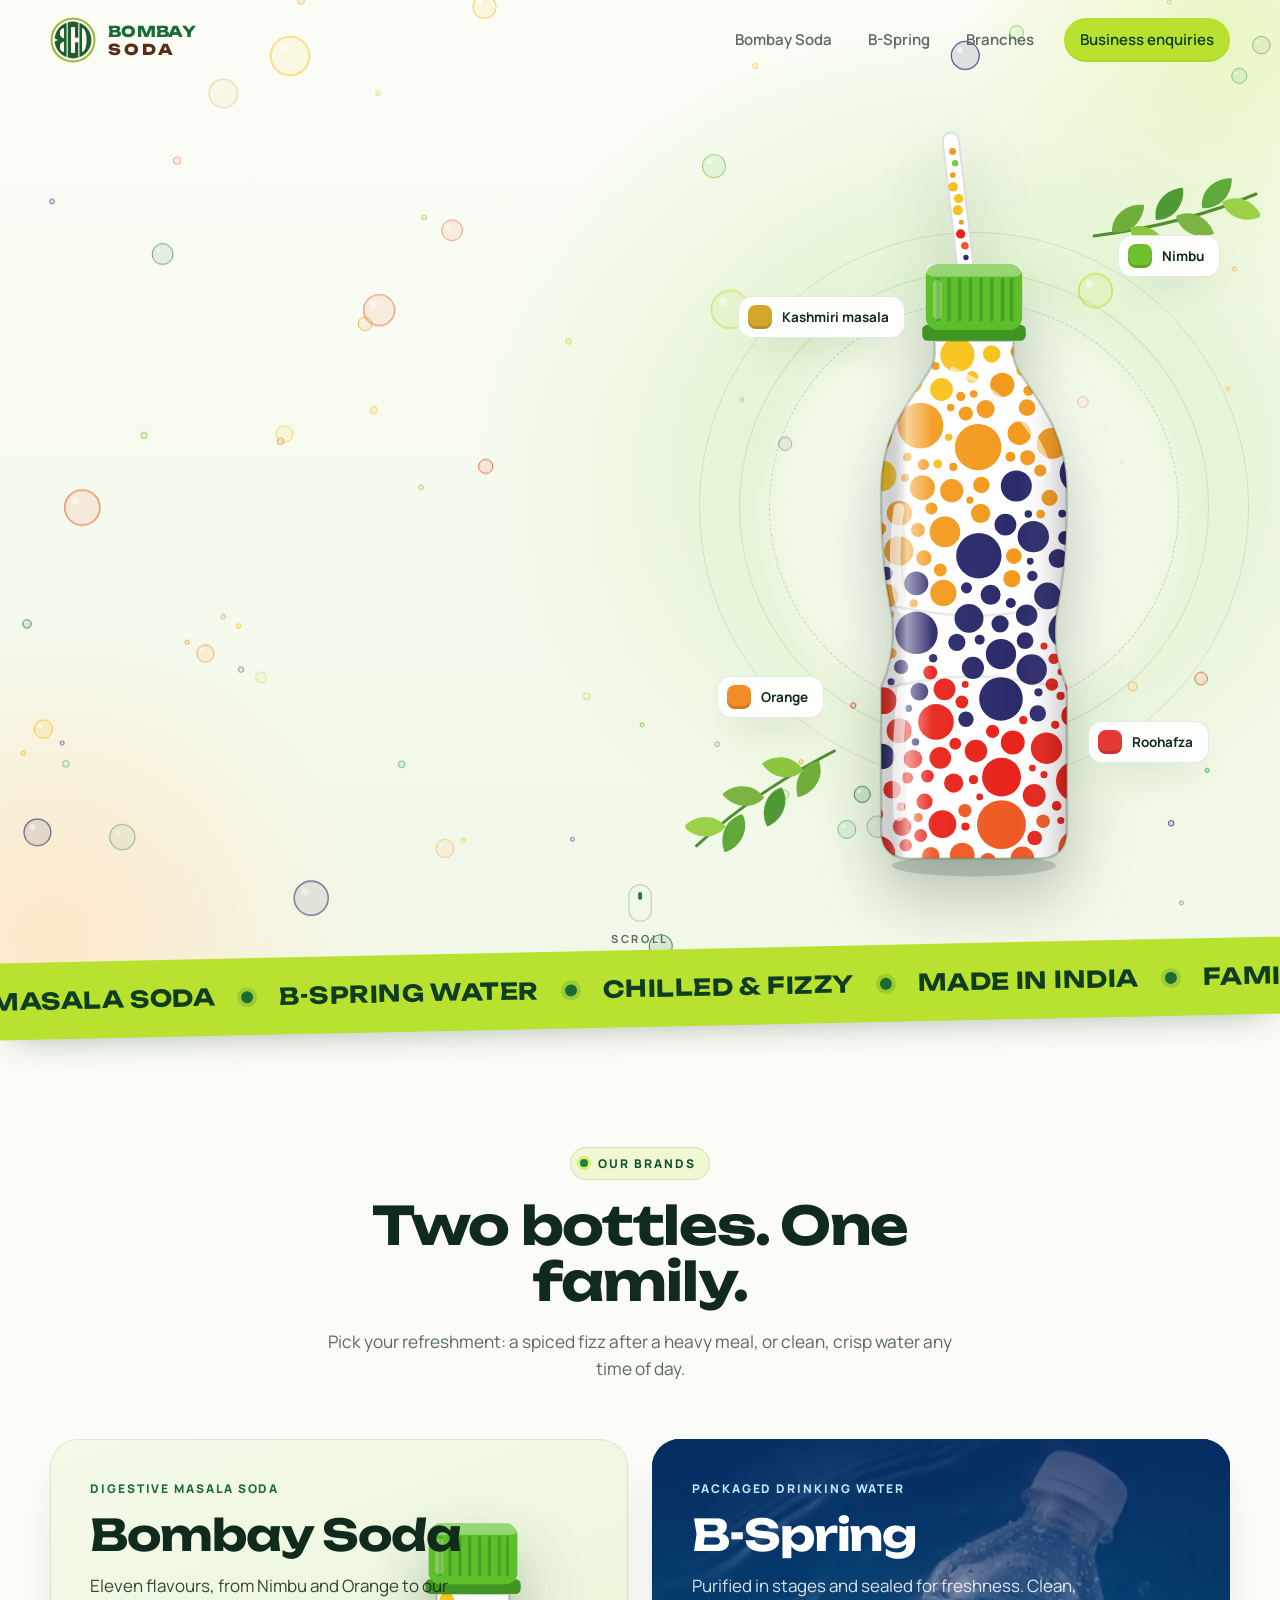
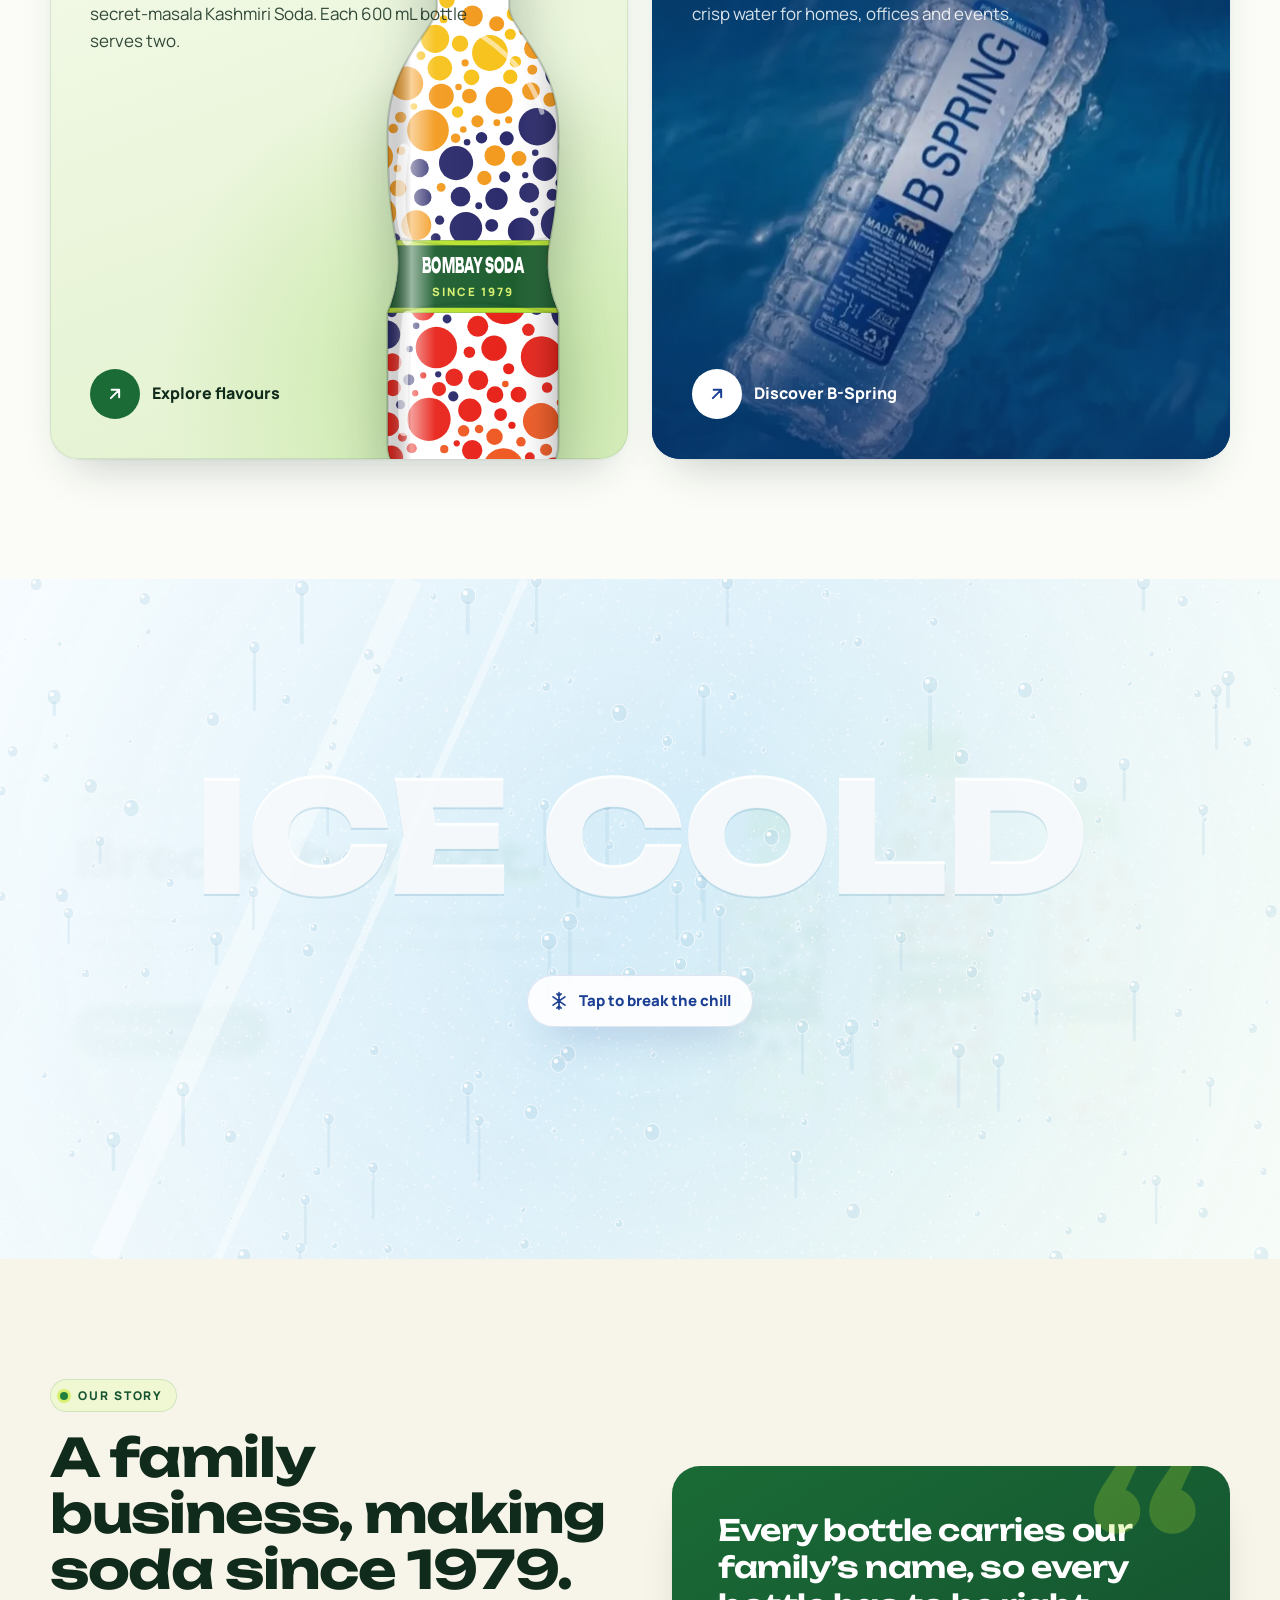
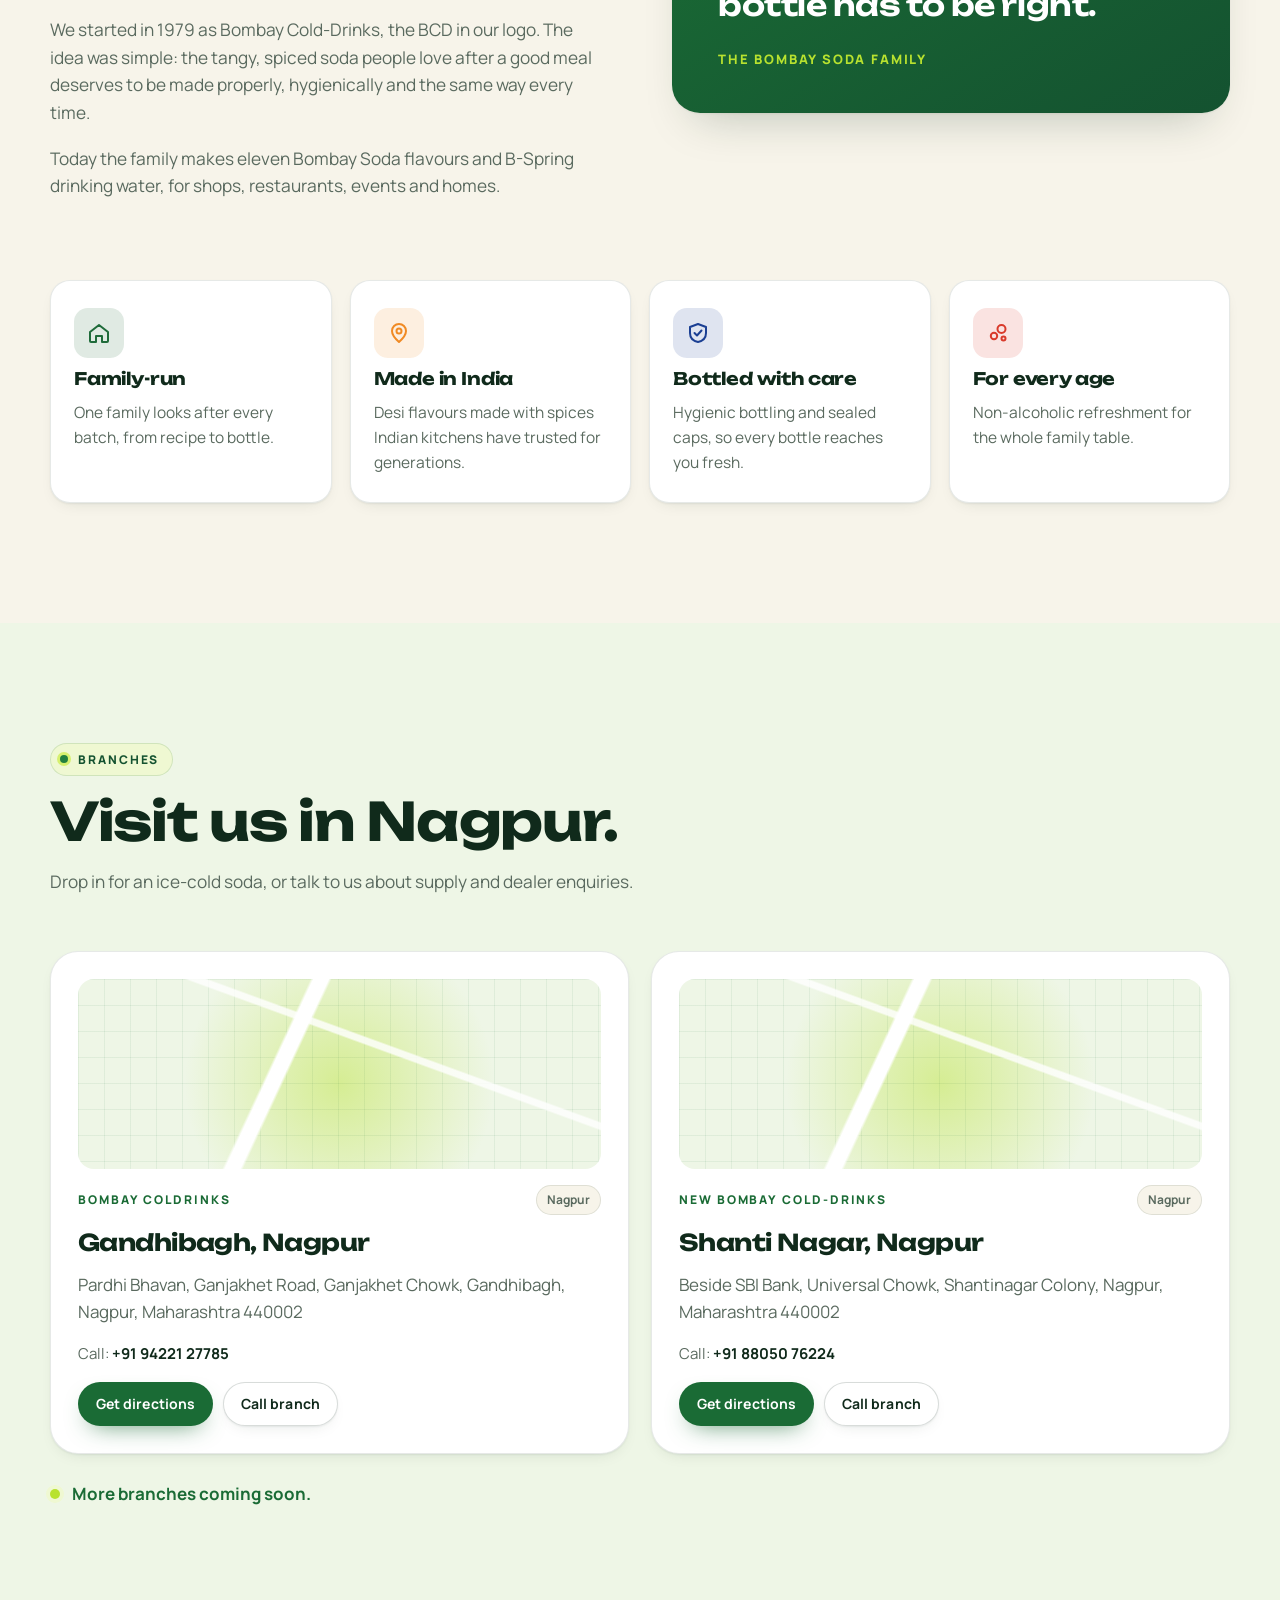
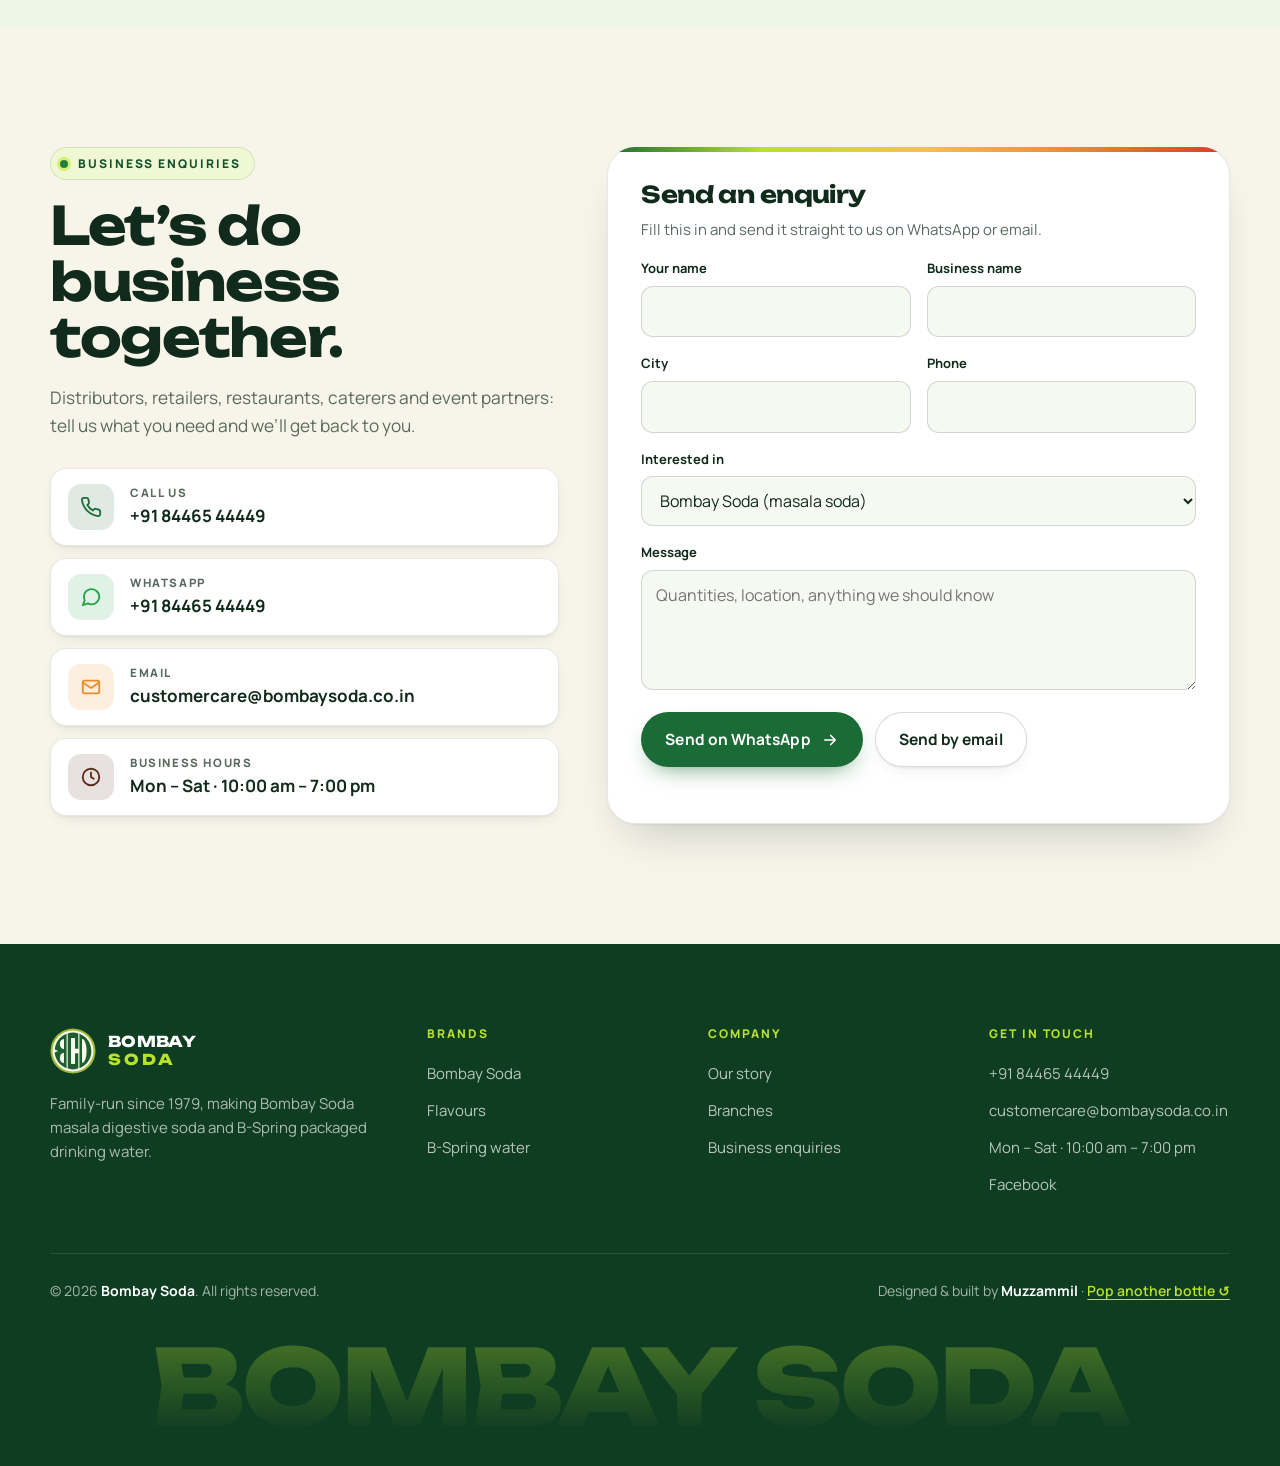
<file: index.html>
<!doctype html>
<html lang="en" class="no-js">
<head>
  <meta charset="utf-8">
  <meta name="viewport" content="width=device-width, initial-scale=1, viewport-fit=cover">
  <title>Bombay Soda | Masala digestive soda &amp; B-Spring drinking water</title>
  <meta name="description" content="Bombay Soda (BCD) is a family-run beverage company, making soda since 1979. Eleven flavours of masala and classic soda, plus B-Spring packaged drinking water.">
  <meta name="theme-color" content="#f4f9ec">
  <link rel="canonical" href="https://bombaysoda.co.in/">
  <link rel="icon" href="/assets/favicon.svg" type="image/svg+xml">
  <link rel="apple-touch-icon" href="/assets/logo.svg">
  <meta property="og:type" content="website">
  <meta property="og:site_name" content="Bombay Soda">
  <meta property="og:title" content="Bombay Soda | Sparkling spice, pure refreshment">
  <meta property="og:description" content="Masala digestive soda and B-Spring packaged drinking water from a family-run Indian beverage company.">
  <meta property="og:url" content="https://bombaysoda.co.in/">
  <meta property="og:image" content="https://bombaysoda.co.in/assets/og.png">
  <meta name="twitter:card" content="summary_large_image">
  <link rel="preconnect" href="https://fonts.googleapis.com">
  <link rel="preconnect" href="https://fonts.gstatic.com" crossorigin>
  <link href="https://fonts.googleapis.com/css2?family=Manrope:wght@400;500;600;700;800&family=Unbounded:wght@500;600;700;800&display=swap" rel="stylesheet">
  <link rel="stylesheet" href="/css/style.css">
  <script>try{if(sessionStorage.getItem("bs-intro")||matchMedia("(prefers-reduced-motion: reduce)").matches)document.documentElement.classList.add("no-intro")}catch(e){}</script>
  <script type="application/ld+json">
  {"@context":"https://schema.org","@type":"Organization","name":"Bombay Soda","url":"https://bombaysoda.co.in/","logo":"https://bombaysoda.co.in/assets/favicon.svg","brand":[{"@type":"Brand","name":"Bombay Soda"},{"@type":"Brand","name":"B-Spring"}]}
  </script>
</head>
<body class="page-home">

  <!-- Opening animation -->
  <div class="intro" id="intro">
    <div class="intro__glow" aria-hidden="true"></div>
    <canvas class="intro__burst" aria-hidden="true"></canvas>
    <div class="intro__stage" aria-hidden="true">
      <div class="intro__bottle" data-bottle="logo" data-seed="7" data-bubbles="16"></div>
      <div class="intro__logo">
        <img class="intro__mark" src="/assets/logo.svg" alt="">
        <div class="intro__word">
          <span class="w"><span class="ch" style="--i:0">B</span><span class="ch" style="--i:1">O</span><span class="ch" style="--i:2">M</span><span class="ch" style="--i:3">B</span><span class="ch" style="--i:4">A</span><span class="ch" style="--i:5">Y</span></span>
          <span class="w"><span class="ch" style="--i:6">S</span><span class="ch" style="--i:7">O</span><span class="ch" style="--i:8">D</span><span class="ch" style="--i:9">A</span></span>
        </div>
        <div class="intro__tag">Masala soda · Spring water</div>
      </div>
    </div>
    <button class="intro__skip" type="button">Skip intro</button>
  </div>

  <header class="nav on-light" id="nav">
    <div class="container nav__inner">
      <a class="logo" href="/" aria-label="Bombay Soda home">
        <img class="logo__mark" src="/assets/logo.svg" alt="" width="46" height="46">
        <span class="logo__word"><span>BOMBAY</span><span>SODA</span></span>
      </a>
      <nav class="nav__links" id="navLinks" aria-label="Main">
        <a href="/bombay-soda/">Bombay Soda</a>
        <a href="/b-spring/">B-Spring</a>
        <a href="/#branches">Branches</a>
        <a href="/#contact" class="nav__cta">Business enquiries</a>
      </nav>
      <button class="nav__toggle" type="button" aria-expanded="false" aria-controls="navLinks"><span></span><span></span><span class="sr-only">Menu</span></button>
    </div>
  </header>

  <main>
    <!-- Hero -->
    <section class="hero" id="top">
      <canvas class="hero__fizz" data-fizz="classic" aria-hidden="true"></canvas>
      <div class="container hero__grid">
        <div class="hero__copy">
          <span class="kicker reveal">Family-run since 1979</span>
          <h1 class="display reveal" style="--delay:.08s">Sparkling spice.<br>Pure <span class="hl">refreshment.</span></h1>
          <p class="lead reveal" style="--delay:.16s">We make Bombay Soda, a masala digestive soda for after a hearty meal, and B-Spring, packaged drinking water for every day.</p>
          <div class="btn-row reveal" style="--delay:.24s">
            <a class="btn btn--primary" href="/bombay-soda/">Explore Bombay Soda <svg viewBox="0 0 24 24" fill="none" stroke="currentColor" stroke-width="2.2" stroke-linecap="round" stroke-linejoin="round"><path d="M5 12h14M13 6l6 6-6 6"/></svg></a>
            <a class="btn btn--glass" href="/b-spring/">Discover B-Spring</a>
          </div>
          <div class="hero__meta reveal" style="--delay:.32s"><span>Since 1979</span><span>11 flavours</span><span>Non-alcoholic</span></div>
        </div>
        <div class="hero__visual" aria-hidden="true">
          <div class="hero__ring"></div>
          <svg class="leaf-sprig" viewBox="0 0 170 110" aria-hidden="true" style="right:-30px; top:40px"><g><path d="M4 66 C50 60 110 48 166 24" fill="none" stroke="#4f8f2f" stroke-width="3" stroke-linecap="round"/><g transform="translate(22 62) rotate(-40)"><path class="lf" d="M0 0 C10 -13 30 -13 42 0 C30 13 10 13 0 0 Z" fill="#6fae3a"/></g><g transform="translate(40 58) rotate(30)"><path class="lf" d="M0 0 C10 -13 30 -13 42 0 C30 13 10 13 0 0 Z" fill="#8cc63f"/></g><g transform="translate(66 50) rotate(-50)"><path class="lf" d="M0 0 C10 -13 30 -13 42 0 C30 13 10 13 0 0 Z" fill="#4f9a34"/></g><g transform="translate(86 46) rotate(25)"><path class="lf" d="M0 0 C10 -13 30 -13 42 0 C30 13 10 13 0 0 Z" fill="#7cb342"/></g><g transform="translate(112 38) rotate(-45)"><path class="lf" d="M0 0 C10 -13 30 -13 42 0 C30 13 10 13 0 0 Z" fill="#5fa83a"/></g><g transform="translate(132 32) rotate(20)"><path class="lf" d="M0 0 C10 -13 30 -13 42 0 C30 13 10 13 0 0 Z" fill="#9bd048"/></g></g></svg>
          <svg class="leaf-sprig" viewBox="0 0 170 110" aria-hidden="true" style="left:-40px; bottom:40px; transform:rotate(160deg)"><g><path d="M4 66 C50 60 110 48 166 24" fill="none" stroke="#4f8f2f" stroke-width="3" stroke-linecap="round"/><g transform="translate(22 62) rotate(-40)"><path class="lf" d="M0 0 C10 -13 30 -13 42 0 C30 13 10 13 0 0 Z" fill="#6fae3a"/></g><g transform="translate(40 58) rotate(30)"><path class="lf" d="M0 0 C10 -13 30 -13 42 0 C30 13 10 13 0 0 Z" fill="#8cc63f"/></g><g transform="translate(66 50) rotate(-50)"><path class="lf" d="M0 0 C10 -13 30 -13 42 0 C30 13 10 13 0 0 Z" fill="#4f9a34"/></g><g transform="translate(86 46) rotate(25)"><path class="lf" d="M0 0 C10 -13 30 -13 42 0 C30 13 10 13 0 0 Z" fill="#7cb342"/></g><g transform="translate(112 38) rotate(-45)"><path class="lf" d="M0 0 C10 -13 30 -13 42 0 C30 13 10 13 0 0 Z" fill="#5fa83a"/></g><g transform="translate(132 32) rotate(20)"><path class="lf" d="M0 0 C10 -13 30 -13 42 0 C30 13 10 13 0 0 Z" fill="#9bd048"/></g></g></svg>
          <div data-tilt><div class="hero__bottle float" data-bottle="logo" data-seed="7" data-bubbles="16" data-straw></div></div>
          <span class="chip" style="--c:#d4a72c; left:4%; top:22%"><i></i>Kashmiri masala</span>
          <span class="chip" style="--c:#6fbf2f; right:2%; top:14%"><i></i>Nimbu</span>
          <span class="chip" style="--c:#f28c28; left:0; bottom:22%"><i></i>Orange</span>
          <span class="chip" style="--c:#e53935; right:4%; bottom:16%"><i></i>Roohafza</span>
        </div>
      </div>
      <a class="scroll-cue" href="#brands" aria-label="Scroll to our brands"><span></span>Scroll</a>
    </section>

    <div class="marquee" aria-hidden="true">
      <div class="marquee__track">
        <span>Masala soda</span><span>B-Spring water</span><span>Chilled &amp; fizzy</span><span>Made in India</span><span>Family-run</span><span>After-meal favourite</span>
        <span>Masala soda</span><span>B-Spring water</span><span>Chilled &amp; fizzy</span><span>Made in India</span><span>Family-run</span><span>After-meal favourite</span>
      </div>
    </div>

    <!-- Brands -->
    <section class="section" id="brands">
      <div class="container">
        <div class="section-head section-head--center">
          <span class="kicker reveal">Our brands</span>
          <h2 class="h2 reveal" style="--delay:.08s">Two bottles. One family.</h2>
          <p class="lead reveal" style="--delay:.16s">Pick your refreshment: a spiced fizz after a heavy meal, or clean, crisp water any time of day.</p>
        </div>
        <div class="brands">
          <a class="brand-card brand-card--soda reveal" href="/bombay-soda/">
            <canvas class="fizz" data-fizz="soft" aria-hidden="true"></canvas>
            <div class="brand-card__top">
              <span class="brand-card__tag">Digestive masala soda</span>
              <h3>Bombay Soda</h3>
              <p>Eleven flavours, from Nimbu and Orange to our secret-masala Kashmiri Soda. Each 600 mL bottle serves two.</p>
            </div>
            <div class="brand-card__art" data-bottle="logo" data-seed="31" data-label data-bubbles="10" aria-hidden="true"></div>
            <span class="brand-card__link"><i><svg viewBox="0 0 24 24" fill="none" stroke="currentColor" stroke-width="2.4" stroke-linecap="round" stroke-linejoin="round"><path d="M7 17L17 7M8 7h9v9"/></svg></i>Explore flavours</span>
          </a>
          <a class="brand-card brand-card--water reveal" style="--delay:.1s" href="/b-spring/">
            <div class="brand-card__photo" aria-hidden="true"><img src="/assets/img/bspring-hero.webp" alt="" width="1170" height="868" loading="lazy"></div>
            <canvas class="fizz" data-fizz="white" aria-hidden="true"></canvas>
            <div class="brand-card__top">
              <span class="brand-card__tag">Packaged drinking water</span>
              <h3>B-Spring</h3>
              <p>Purified in stages and sealed for freshness. Clean, crisp water for homes, offices and events.</p>
            </div>
            <span class="brand-card__link"><i><svg viewBox="0 0 24 24" fill="none" stroke="currentColor" stroke-width="2.4" stroke-linecap="round" stroke-linejoin="round"><path d="M7 17L17 7M8 7h9v9"/></svg></i>Discover B-Spring</span>
          </a>
        </div>
      </div>
    </section>

    <!-- Served ice-cold: frosted glass that shatters -->
    <section class="chill" id="chill" data-shatter aria-label="Served ice-cold">
      <canvas class="fizz" data-fizz="soft" aria-hidden="true"></canvas>
      <div class="container chill__inner">
        <div class="chill__copy">
          <span class="kicker">Served ice-cold</span>
          <h2 class="h2">Break the <span class="hl">heat.</span></h2>
          <p class="lead">Bombay Soda tastes best straight from the fridge, cold enough that the bottle frosts over. Crack one open after a hearty meal and let the fizz do the rest.</p>
          <div class="btn-row">
            <a class="btn btn--primary" href="/bombay-soda/#flavours">Find your flavour <svg viewBox="0 0 24 24" fill="none" stroke="currentColor" stroke-width="2.2" stroke-linecap="round" stroke-linejoin="round"><path d="M5 12h14M13 6l6 6-6 6"/></svg></a>
          </div>
        </div>
        <div class="chill__bottles" aria-hidden="true">
          <div class="chill__b" data-bottle="nimbu" data-seed="41" data-label data-bubbles="8"></div>
          <div class="chill__b chill__b--mid" data-bottle="kashmiri" data-seed="42" data-label data-bubbles="8"></div>
          <div class="chill__b" data-bottle="orange" data-seed="43" data-label data-bubbles="8"></div>
          <span class="ice" style="left:6%; bottom:4%; --r:-14deg"></span>
          <span class="ice" style="right:8%; bottom:2%; --r:18deg; width:38px; animation-delay:-2s"></span>
          <span class="ice" style="left:24%; bottom:-2%; --r:32deg; width:30px; animation-delay:-4s"></span>
        </div>
      </div>
      <canvas class="chill__glass" aria-hidden="true"></canvas>
      <div class="chill__etch" aria-hidden="true">ICE&nbsp;COLD</div>
      <button class="chill__hint" type="button"><svg viewBox="0 0 24 24" fill="none" stroke="currentColor" stroke-width="2" stroke-linecap="round" stroke-linejoin="round"><path d="M12 2v20M4.9 7l14.2 10M19.1 7L4.9 17M9.5 3.5L12 6l2.5-2.5M9.5 20.5L12 18l2.5 2.5"/></svg>Tap to break the chill</button>
      <button class="chill__replay" type="button">Refreeze ↺</button>
    </section>

    <!-- Story + values -->
    <section class="section bg-cream" id="story">
      <div class="container">
        <div class="about">
          <div class="section-head" style="margin-bottom:0">
            <span class="kicker reveal">Our story</span>
            <h2 class="h2 reveal" style="--delay:.08s">A family business, making soda since 1979.</h2>
            <p class="lead reveal" style="--delay:.16s">We started in 1979 as Bombay Cold-Drinks, the BCD in our logo. The idea was simple: the tangy, spiced soda people love after a good meal deserves to be made properly, hygienically and the same way every time.</p>
            <p class="lead reveal" style="--delay:.22s">Today the family makes eleven Bombay Soda flavours and B-Spring drinking water, for shops, restaurants, events and homes.</p>
          </div>
          <blockquote class="about__quote reveal" style="--delay:.12s">
            Every bottle carries our family’s name, so every bottle has to be right.
            <small>The Bombay Soda family</small>
          </blockquote>
        </div>

        <div class="values" style="margin-top:80px">
          <div class="value reveal" style="--c:#1f6b3a">
            <span class="value__icon"><svg viewBox="0 0 24 24" fill="none" stroke="currentColor" stroke-width="2" stroke-linecap="round" stroke-linejoin="round"><path d="M3 11l9-7 9 7v9a1 1 0 0 1-1 1h-5v-6H9v6H4a1 1 0 0 1-1-1z"/></svg></span>
            <h3>Family-run</h3>
            <p>One family looks after every batch, from recipe to bottle.</p>
          </div>
          <div class="value reveal" style="--c:#f08a24; --delay:.08s">
            <span class="value__icon"><svg viewBox="0 0 24 24" fill="none" stroke="currentColor" stroke-width="2" stroke-linecap="round" stroke-linejoin="round"><path d="M12 21s-7-6.2-7-11a7 7 0 0 1 14 0c0 4.8-7 11-7 11z"/><circle cx="12" cy="10" r="2.5"/></svg></span>
            <h3>Made in India</h3>
            <p>Desi flavours made with spices Indian kitchens have trusted for generations.</p>
          </div>
          <div class="value reveal" style="--c:#1b3f93; --delay:.16s">
            <span class="value__icon"><svg viewBox="0 0 24 24" fill="none" stroke="currentColor" stroke-width="2" stroke-linecap="round" stroke-linejoin="round"><path d="M12 3l8 3v6c0 5-3.5 8-8 9-4.5-1-8-4-8-9V6z"/><path d="M8.5 12l2.5 2.5 4.5-5"/></svg></span>
            <h3>Bottled with care</h3>
            <p>Hygienic bottling and sealed caps, so every bottle reaches you fresh.</p>
          </div>
          <div class="value reveal" style="--c:#d93a2b; --delay:.24s">
            <span class="value__icon"><svg viewBox="0 0 24 24" fill="none" stroke="currentColor" stroke-width="2" stroke-linecap="round" stroke-linejoin="round"><circle cx="8" cy="15" r="3.2"/><circle cx="15.5" cy="8" r="4"/><circle cx="17.5" cy="17.5" r="2"/></svg></span>
            <h3>For every age</h3>
            <p>Non-alcoholic refreshment for the whole family table.</p>
          </div>
        </div>
      </div>
    </section>

    <!-- Branches -->
    <section class="section bg-mint" id="branches">
      <canvas class="fizz" data-fizz="soft" aria-hidden="true" style="opacity:.6"></canvas>
      <div class="container" style="position:relative">
        <div class="section-head">
          <span class="kicker reveal">Branches</span>
          <h2 class="h2 reveal" style="--delay:.08s">Visit us in Nagpur.</h2>
          <p class="lead reveal" style="--delay:.16s">Drop in for an ice-cold soda, or talk to us about supply and dealer enquiries.</p>
        </div>
        <div class="branches">
          <article class="branch reveal" data-branch="0">
            <div class="branch__map" aria-hidden="true"><span class="pin"></span></div>
            <div class="branch__head"><span class="branch__no" data-b="name">Bombay Coldrinks</span><span class="badge">Nagpur</span></div>
            <h3 data-b="city">Gandhibagh, Nagpur</h3>
            <address data-b="address">Pardhi Bhavan, Ganjakhet Road, Ganjakhet Chowk, Gandhibagh, Nagpur, Maharashtra 440002</address>
            <p class="branch__phone">Call: <strong data-b="phonetext">+91 94221 27785</strong></p>
            <div class="branch__actions">
              <a class="btn btn--primary" data-b="maps" href="#" aria-disabled="true">Get directions</a>
              <a class="btn btn--glass" data-b="phone" href="#" aria-disabled="true">Call branch</a>
            </div>
          </article>
          <article class="branch reveal" style="--delay:.1s" data-branch="1">
            <div class="branch__map" aria-hidden="true"><span class="pin"></span></div>
            <div class="branch__head"><span class="branch__no" data-b="name">New Bombay Cold-Drinks</span><span class="badge">Nagpur</span></div>
            <h3 data-b="city">Shanti Nagar, Nagpur</h3>
            <address data-b="address">Beside SBI Bank, Universal Chowk, Shantinagar Colony, Nagpur, Maharashtra 440002</address>
            <p class="branch__phone">Call: <strong data-b="phonetext">+91 88050 76224</strong></p>
            <div class="branch__actions">
              <a class="btn btn--primary" data-b="maps" href="#" aria-disabled="true">Get directions</a>
              <a class="btn btn--glass" data-b="phone" href="#" aria-disabled="true">Call branch</a>
            </div>
          </article>
        </div>
        <p class="branches__more reveal"><span></span>More branches coming soon.</p>
      </div>
    </section>

    <!-- Contact -->
    <section class="section bg-cream" id="contact">
      <div class="container contact">
        <div class="contact__info">
          <div class="section-head" style="margin-bottom:0">
            <span class="kicker reveal">Business enquiries</span>
            <h2 class="h2 reveal" style="--delay:.08s">Let’s do business together.</h2>
            <p class="lead reveal" style="--delay:.16s">Distributors, retailers, restaurants, caterers and event partners: tell us what you need and we’ll get back to you.</p>
          </div>
          <ul class="contact__list">
            <li class="reveal"><a class="contact__item" data-phone href="tel:+918446544449" style="--c:#1f6b3a">
              <i><svg viewBox="0 0 24 24" fill="none" stroke="currentColor" stroke-width="2" stroke-linecap="round" stroke-linejoin="round"><path d="M22 16.9v3a2 2 0 0 1-2.2 2 19.8 19.8 0 0 1-8.6-3.1 19.5 19.5 0 0 1-6-6A19.8 19.8 0 0 1 2.1 4.2 2 2 0 0 1 4.1 2h3a2 2 0 0 1 2 1.7c.1.9.4 1.8.7 2.7a2 2 0 0 1-.5 2.1L8 9.8a16 16 0 0 0 6 6l1.3-1.3a2 2 0 0 1 2.1-.5c.9.3 1.8.6 2.7.7a2 2 0 0 1 1.7 2z"/></svg></i>
              <span><small>Call us</small><strong data-text>+91 84465 44449</strong></span></a></li>
            <li class="reveal" style="--delay:.06s"><a class="contact__item" data-wa href="#" style="--c:#25a244">
              <i><svg viewBox="0 0 24 24" fill="none" stroke="currentColor" stroke-width="2" stroke-linecap="round" stroke-linejoin="round"><path d="M21 11.5a8.4 8.4 0 0 1-12.4 7.4L3 21l2.1-5.4A8.4 8.4 0 1 1 21 11.5z"/></svg></i>
              <span><small>WhatsApp</small><strong data-text>+91 84465 44449</strong></span></a></li>
            <li class="reveal" style="--delay:.12s"><a class="contact__item" data-email href="mailto:customercare@bombaysoda.co.in" style="--c:#f08a24">
              <i><svg viewBox="0 0 24 24" fill="none" stroke="currentColor" stroke-width="2" stroke-linecap="round" stroke-linejoin="round"><rect x="3" y="5" width="18" height="14" rx="2"/><path d="M3 7l9 6 9-6"/></svg></i>
              <span><small>Email</small><strong data-text>customercare@bombaysoda.co.in</strong></span></a></li>
            <li class="reveal" style="--delay:.18s"><div class="contact__item" style="--c:#5a2b17">
              <i><svg viewBox="0 0 24 24" fill="none" stroke="currentColor" stroke-width="2" stroke-linecap="round" stroke-linejoin="round"><circle cx="12" cy="12" r="9"/><path d="M12 7v5l3 2"/></svg></i>
              <span><small>Business hours</small><strong data-fill="hours">Mon – Sat · 10:00 am – 7:00 pm</strong></span></div></li>
          </ul>
        </div>

        <form class="form reveal" id="enquiry" style="--delay:.1s" novalidate>
          <h3>Send an enquiry</h3>
          <p>Fill this in and send it straight to us on WhatsApp or email.</p>
          <div class="field"><label for="f-name">Your name</label><input id="f-name" name="name" autocomplete="name" required></div>
          <div class="field"><label for="f-business">Business name</label><input id="f-business" name="business" autocomplete="organization"></div>
          <div class="field"><label for="f-city">City</label><input id="f-city" name="city" autocomplete="address-level2" required></div>
          <div class="field"><label for="f-phone">Phone</label><input id="f-phone" name="phone" type="tel" autocomplete="tel" inputmode="tel"></div>
          <div class="field field--full"><label for="f-interest">Interested in</label>
            <select id="f-interest" name="interest">
              <option>Bombay Soda (masala soda)</option>
              <option>B-Spring (drinking water)</option>
              <option>Both brands</option>
              <option>Distribution / dealership</option>
              <option>Events &amp; bulk orders</option>
            </select>
          </div>
          <div class="field field--full"><label for="f-message">Message</label><textarea id="f-message" name="message" placeholder="Quantities, location, anything we should know"></textarea></div>
          <div class="form__actions">
            <button class="btn btn--primary" type="submit" value="whatsapp">Send on WhatsApp <svg viewBox="0 0 24 24" fill="none" stroke="currentColor" stroke-width="2.2" stroke-linecap="round" stroke-linejoin="round"><path d="M5 12h14M13 6l6 6-6 6"/></svg></button>
            <button class="btn btn--glass" type="submit" value="email">Send by email</button>
          </div>
          <p class="form__status" role="status" aria-live="polite"></p>
        </form>
      </div>
    </section>
  </main>

  <footer class="footer dark">
    <div class="container">
      <div class="footer__grid">
        <div class="footer__brand">
          <a class="logo" href="/" aria-label="Bombay Soda home">
            <img class="logo__mark" src="/assets/logo.svg" alt="" width="46" height="46">
            <span class="logo__word"><span>BOMBAY</span><span>SODA</span></span>
          </a>
          <p>Family-run since 1979, making Bombay Soda masala digestive soda and B-Spring packaged drinking water.</p>
        </div>
        <div><h4>Brands</h4><ul><li><a href="/bombay-soda/">Bombay Soda</a></li><li><a href="/bombay-soda/#flavours">Flavours</a></li><li><a href="/b-spring/">B-Spring water</a></li></ul></div>
        <div><h4>Company</h4><ul><li><a href="/#story">Our story</a></li><li><a href="/#branches">Branches</a></li><li><a href="/#contact">Business enquiries</a></li></ul></div>
        <div><h4>Get in touch</h4><ul><li><a data-phone href="tel:+918446544449">+91 84465 44449</a></li><li><a data-email href="mailto:customercare@bombaysoda.co.in">customercare@bombaysoda.co.in</a></li><li><span data-fill="hours">Mon – Sat · 10:00 am – 7:00 pm</span></li><li><a href="https://www.facebook.com/bombaycoldrinks" target="_blank" rel="noopener">Facebook</a></li></ul></div>
      </div>
      <div class="footer__bottom">
        <span>© <span data-year>2026</span> <strong>Bombay Soda</strong>. All rights reserved.</span>
        <span class="footer__credit">Designed &amp; built by <strong data-fill="builtBy">Muzzammil</strong> · <button class="replay" type="button" data-replay>Pop another bottle ↺</button></span>
      </div>
      <div class="footer__giant" aria-hidden="true">BOMBAY SODA</div>
    </div>
  </footer>

  <script src="/js/config.js"></script>
  <script src="/js/main.js"></script>
</body>
</html>
</file>
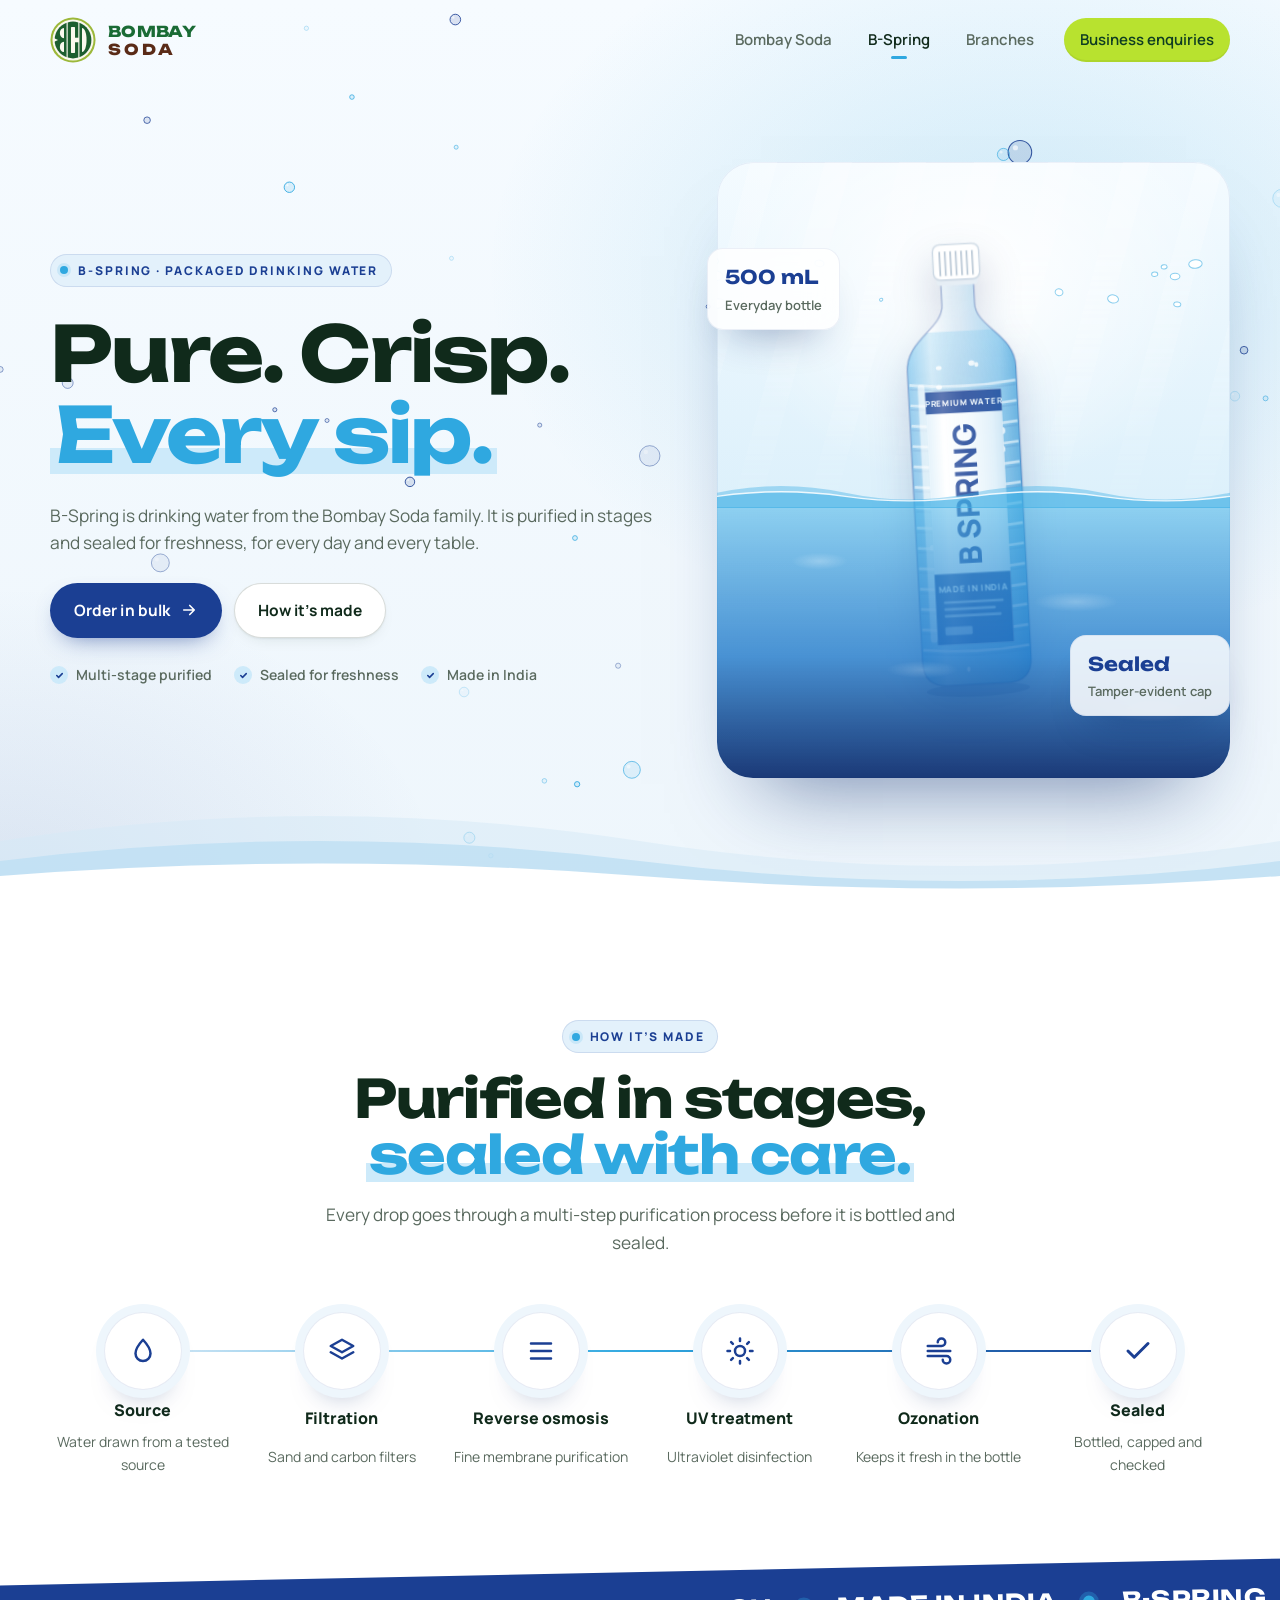
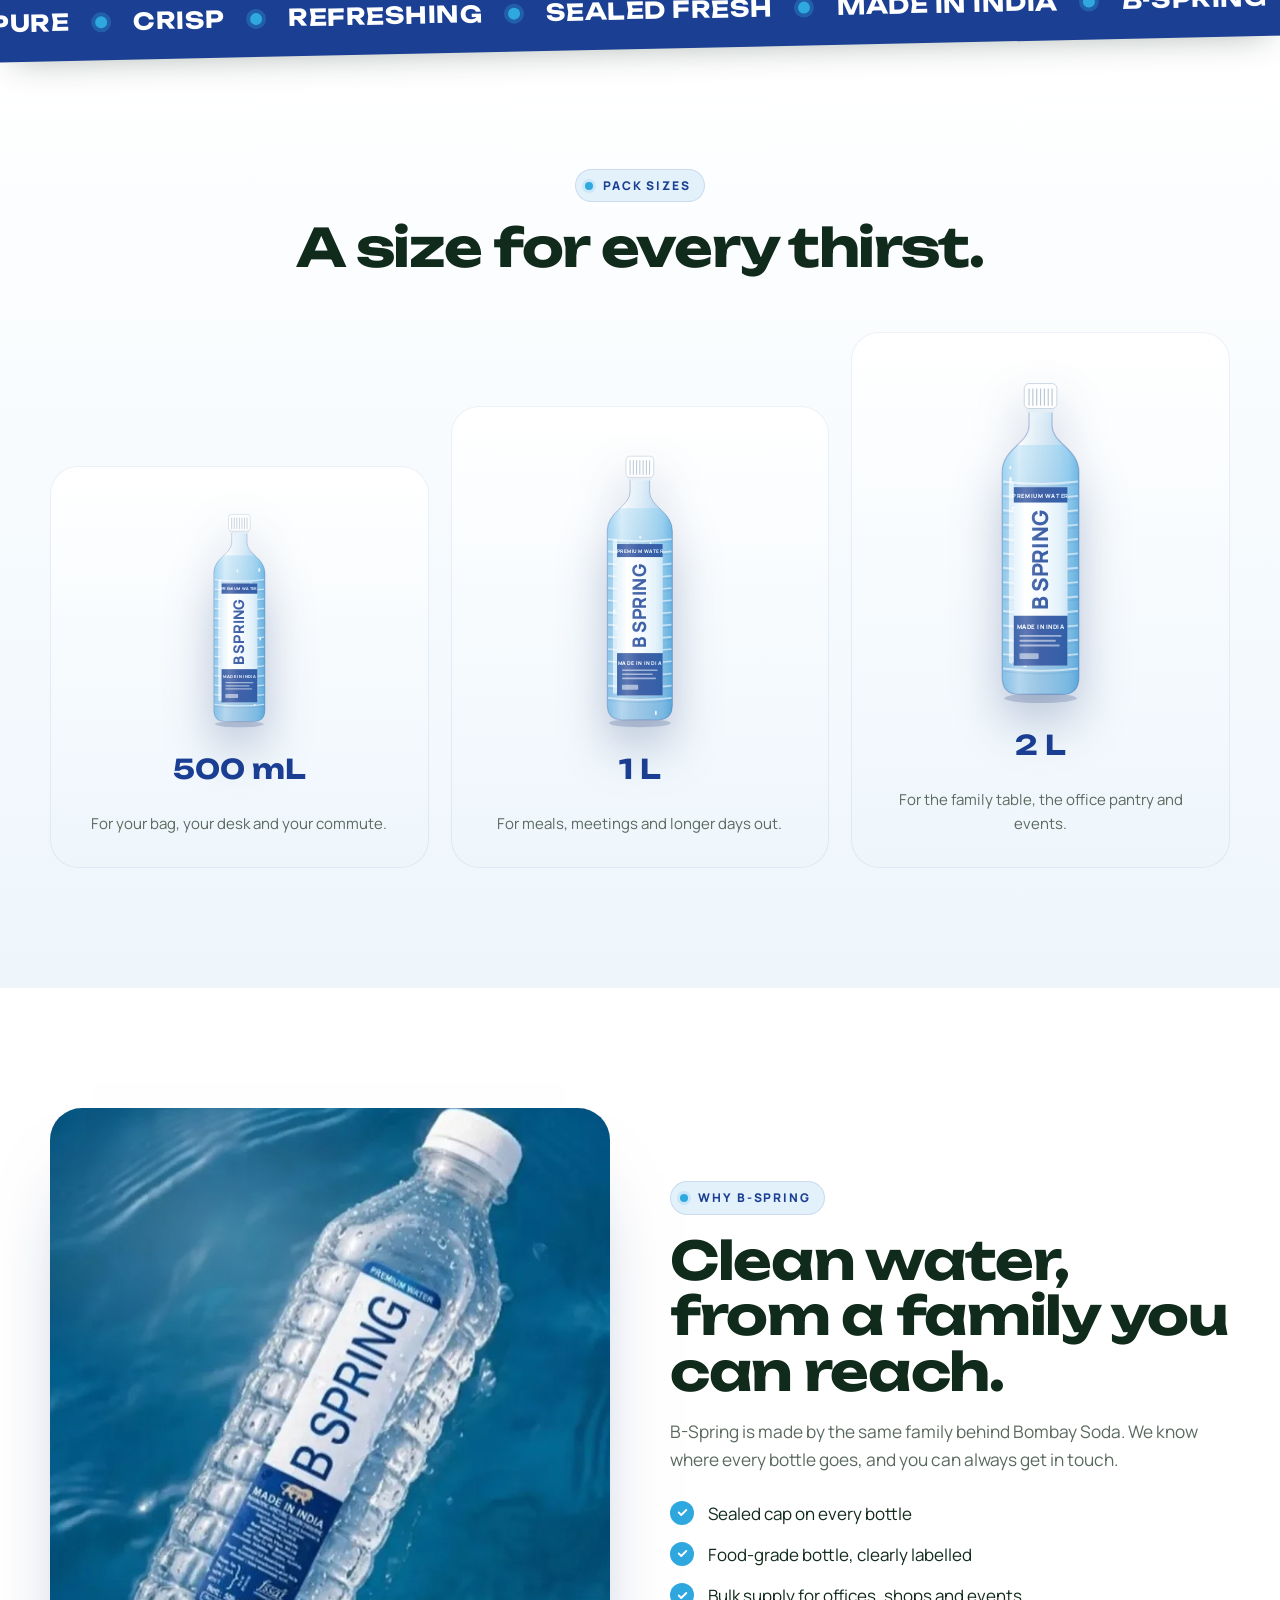
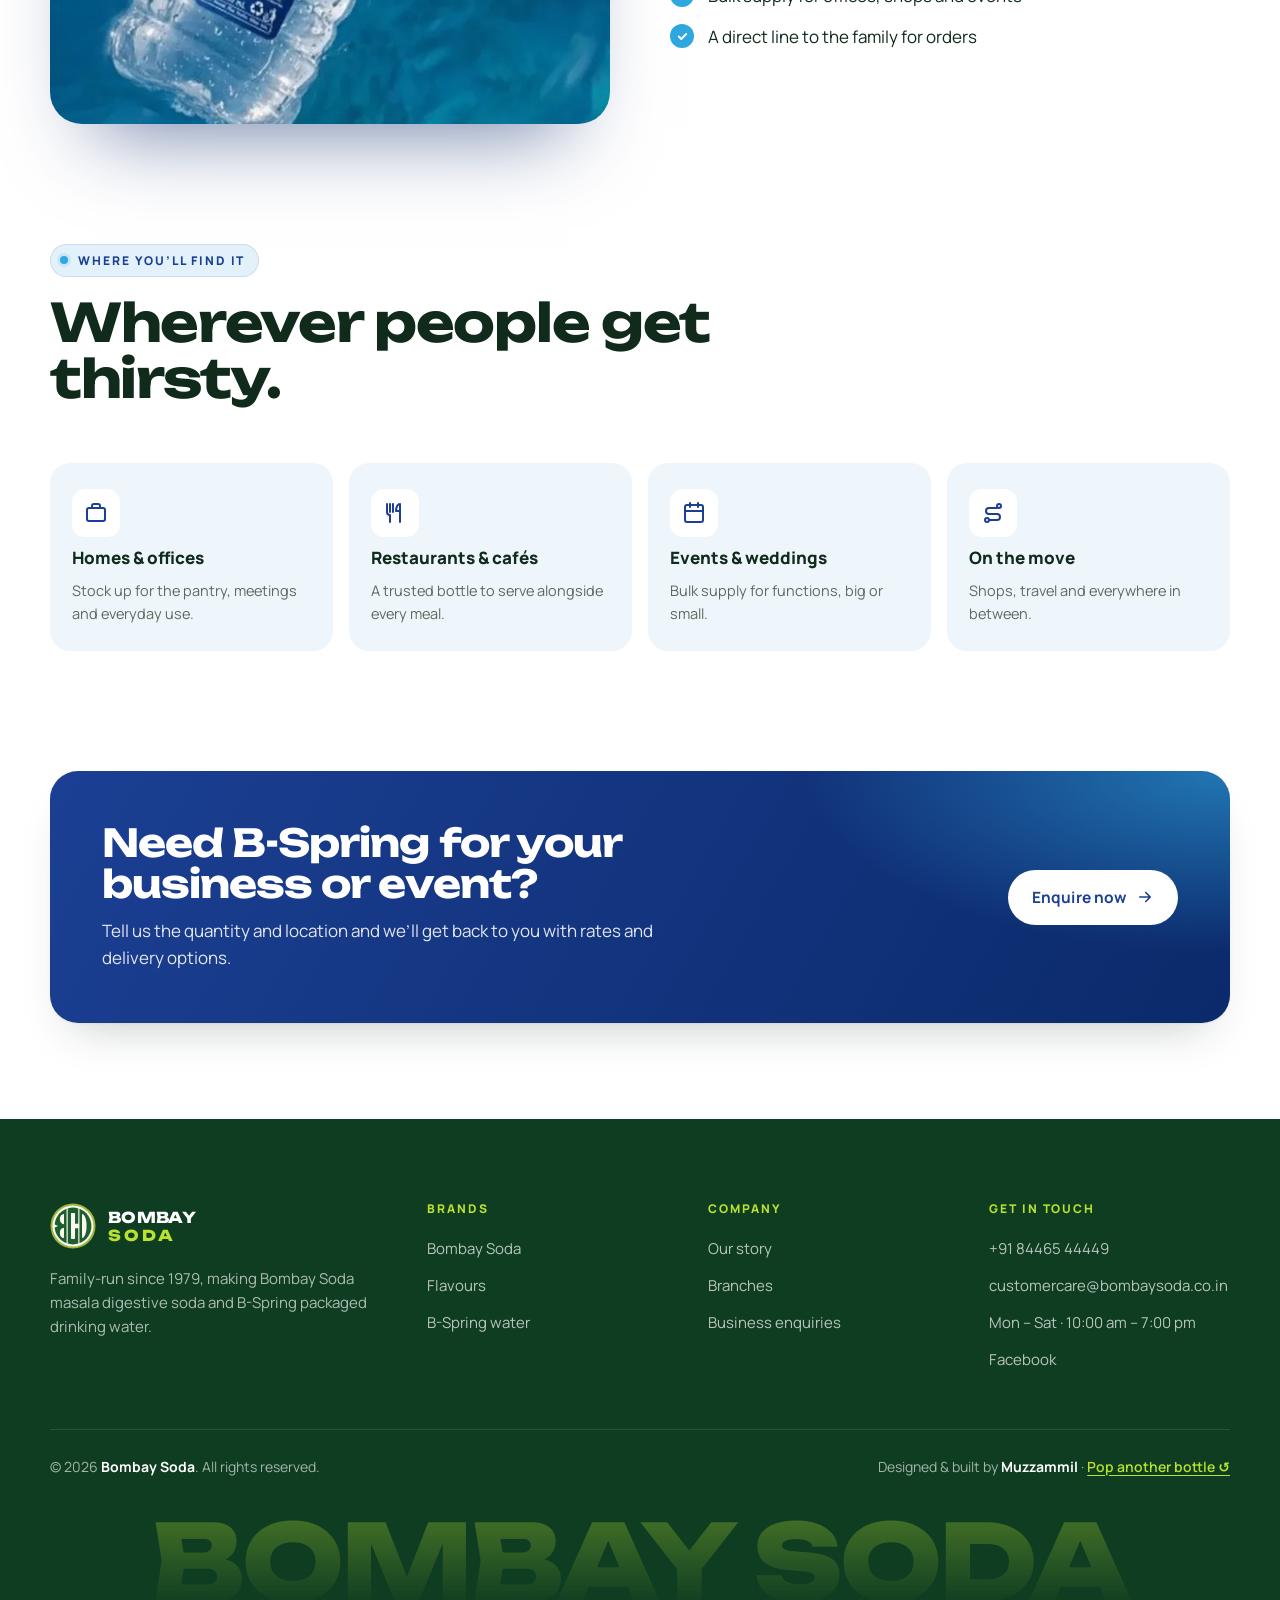
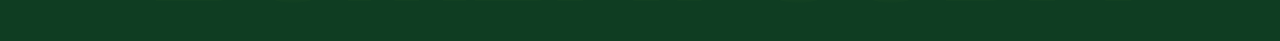
<file: b-spring/index.html>
<!doctype html>
<html lang="en" class="no-js">
<head>
  <meta charset="utf-8">
  <meta name="viewport" content="width=device-width, initial-scale=1, viewport-fit=cover">
  <title>B-Spring | Packaged drinking water from Bombay Soda</title>
  <meta name="description" content="B-Spring is packaged drinking water from the Bombay Soda family. It is purified in stages, sealed for freshness and made for homes, offices and events.">
  <meta name="theme-color" content="#eaf4fb">
  <link rel="canonical" href="https://bombaysoda.co.in/b-spring/">
  <link rel="icon" href="/assets/favicon.svg" type="image/svg+xml">
  <link rel="apple-touch-icon" href="/assets/logo.svg">
  <meta property="og:type" content="website">
  <meta property="og:site_name" content="Bombay Soda">
  <meta property="og:title" content="B-Spring | Pure. Crisp. Every sip.">
  <meta property="og:description" content="Packaged drinking water from the Bombay Soda family.">
  <meta property="og:url" content="https://bombaysoda.co.in/b-spring/">
  <meta property="og:image" content="https://bombaysoda.co.in/assets/img/bspring-hero.webp">
  <meta name="twitter:card" content="summary_large_image">
  <link rel="preconnect" href="https://fonts.googleapis.com">
  <link rel="preconnect" href="https://fonts.gstatic.com" crossorigin>
  <link href="https://fonts.googleapis.com/css2?family=Manrope:wght@400;500;600;700;800&family=Unbounded:wght@500;600;700;800&display=swap" rel="stylesheet">
  <link rel="stylesheet" href="/css/style.css">
</head>
<body class="page-water">

  <header class="nav on-light" id="nav">
    <div class="container nav__inner">
      <a class="logo" href="/" aria-label="Bombay Soda home">
        <img class="logo__mark" src="/assets/logo.svg" alt="" width="46" height="46">
        <span class="logo__word"><span>BOMBAY</span><span>SODA</span></span>
      </a>
      <nav class="nav__links" id="navLinks" aria-label="Main">
        <a href="/bombay-soda/">Bombay Soda</a>
        <a href="/b-spring/" aria-current="page">B-Spring</a>
        <a href="/#branches">Branches</a>
        <a href="/#contact" class="nav__cta">Business enquiries</a>
      </nav>
      <button class="nav__toggle" type="button" aria-expanded="false" aria-controls="navLinks"><span></span><span></span><span class="sr-only">Menu</span></button>
    </div>
  </header>

  <main>
    <section class="hero hero--water">
      <canvas class="hero__fizz" data-fizz="waterlight" aria-hidden="true"></canvas>
      <div class="container hero__grid">
        <div class="hero__copy">
          <span class="kicker kicker--water reveal">B-Spring · Packaged drinking water</span>
          <h1 class="display reveal" style="--delay:.08s">Pure. Crisp.<br><span class="hl-water">Every sip.</span></h1>
          <p class="lead reveal" style="--delay:.16s">B-Spring is drinking water from the Bombay Soda family. It is purified in stages and sealed for freshness, for every day and every table.</p>
          <div class="btn-row reveal" style="--delay:.24s">
            <a class="btn btn--water" href="/#contact">Order in bulk <svg viewBox="0 0 24 24" fill="none" stroke="currentColor" stroke-width="2.2" stroke-linecap="round" stroke-linejoin="round"><path d="M5 12h14M13 6l6 6-6 6"/></svg></a>
            <a class="btn btn--glass" href="#process">How it’s made</a>
          </div>
          <div class="hero__meta reveal" style="--delay:.32s"><span>Multi-stage purified</span><span>Sealed for freshness</span><span>Made in India</span></div>
        </div>
        <div class="hero__visual">
          <div class="aqua reveal" id="aqua" role="button" tabindex="0" aria-label="A B-Spring bottle splashing into water. Tap to drop it again.">
            <div class="aqua__rays" aria-hidden="true"></div>
            <div class="aqua__bottle" data-bottle="water" data-seed="5" data-class="aqua__svg"></div>
            <div class="aqua__water" aria-hidden="true">
              <canvas class="fizz" data-fizz="water"></canvas>
              <span class="aqua__caustic"></span>
              <svg class="aqua__waves w2" viewBox="0 0 1200 40" preserveAspectRatio="none"><path d="M0 22 Q75 6 150 22 T300 22 T450 22 T600 22 T750 22 T900 22 T1050 22 T1200 22 V40 H0Z" fill="rgba(64,176,230,.4)"/></svg>
              <svg class="aqua__waves" viewBox="0 0 1200 40" preserveAspectRatio="none"><path d="M0 22 Q75 8 150 22 T300 22 T450 22 T600 22 T750 22 T900 22 T1050 22 T1200 22 V40 H0Z" fill="rgba(64,176,230,.5)"/><path d="M0 22 Q75 8 150 22 T300 22 T450 22 T600 22 T750 22 T900 22 T1050 22 T1200 22" fill="none" stroke="rgba(255,255,255,.85)" stroke-width="2"/></svg>
            </div>
            <span class="aqua__ripple" aria-hidden="true"></span><span class="aqua__ripple r2" aria-hidden="true"></span>
            <canvas class="aqua__splash" aria-hidden="true"></canvas>
            <span class="aqua__tip" aria-hidden="true">Tap to splash</span>
          </div>
          <div class="stat" style="left:-2%; top:14%"><b>500 mL</b><span>Everyday bottle</span></div>
          <div class="stat" style="right:0; bottom:10%; animation-delay:-3s"><b>Sealed</b><span>Tamper-evident cap</span></div>
        </div>
      </div>
      <div class="waves" aria-hidden="true">
        <svg class="w1" viewBox="0 0 2880 120" preserveAspectRatio="none"><path d="M0 60 Q360 10 720 60 T1440 60 T2160 60 T2880 60 V120 H0Z" fill="#d6eaf7"/></svg>
        <svg class="w2" viewBox="0 0 2880 120" preserveAspectRatio="none"><path d="M0 80 Q360 40 720 80 T1440 80 T2160 80 T2880 80 V120 H0Z" fill="#bfe0f4"/></svg>
        <svg class="w3" viewBox="0 0 2880 120" preserveAspectRatio="none"><path d="M0 95 Q360 70 720 95 T1440 95 T2160 95 T2880 95 V120 H0Z" fill="#ffffff"/></svg>
      </div>
    </section>

    <!-- Process -->
    <section class="section" id="process">
      <div class="container">
        <div class="section-head section-head--center">
          <span class="kicker kicker--water reveal">How it’s made</span>
          <h2 class="h2 reveal" style="--delay:.08s">Purified in stages, <span class="hl-water">sealed with care.</span></h2>
          <p class="lead reveal" style="--delay:.16s">Every drop goes through a multi-step purification process before it is bottled and sealed.</p>
        </div>
        <div class="process">
          <div class="process__step reveal"><span class="process__dot"><svg viewBox="0 0 24 24" fill="none" stroke="currentColor" stroke-width="2" stroke-linecap="round" stroke-linejoin="round"><path d="M12 3s6 6.5 6 11a6 6 0 0 1-12 0c0-4.5 6-11 6-11z"/></svg></span><h3>Source</h3><p>Water drawn from a tested source</p></div>
          <div class="process__step reveal" style="--delay:.06s"><span class="process__dot"><svg viewBox="0 0 24 24" fill="none" stroke="currentColor" stroke-width="2" stroke-linecap="round" stroke-linejoin="round"><path d="M12 3l9 5-9 5-9-5z"/><path d="M3 13l9 5 9-5"/></svg></span><h3>Filtration</h3><p>Sand and carbon filters</p></div>
          <div class="process__step reveal" style="--delay:.12s"><span class="process__dot"><svg viewBox="0 0 24 24" fill="none" stroke="currentColor" stroke-width="2" stroke-linecap="round" stroke-linejoin="round"><path d="M4 6h16M4 12h16M4 18h16"/></svg></span><h3>Reverse osmosis</h3><p>Fine membrane purification</p></div>
          <div class="process__step reveal" style="--delay:.18s"><span class="process__dot"><svg viewBox="0 0 24 24" fill="none" stroke="currentColor" stroke-width="2" stroke-linecap="round" stroke-linejoin="round"><circle cx="12" cy="12" r="4"/><path d="M12 2v2M12 20v2M4.9 4.9l1.4 1.4M17.7 17.7l1.4 1.4M2 12h2M20 12h2M4.9 19.1l1.4-1.4M17.7 6.3l1.4-1.4"/></svg></span><h3>UV treatment</h3><p>Ultraviolet disinfection</p></div>
          <div class="process__step reveal" style="--delay:.24s"><span class="process__dot"><svg viewBox="0 0 24 24" fill="none" stroke="currentColor" stroke-width="2" stroke-linecap="round" stroke-linejoin="round"><path d="M3 8h11a3 3 0 1 0-3-3M3 16h15a3 3 0 1 1-3 3M3 12h18"/></svg></span><h3>Ozonation</h3><p>Keeps it fresh in the bottle</p></div>
          <div class="process__step reveal" style="--delay:.3s"><span class="process__dot"><svg viewBox="0 0 24 24" fill="none" stroke="currentColor" stroke-width="2.4" stroke-linecap="round" stroke-linejoin="round"><path d="M20 6L9 17l-5-5"/></svg></span><h3>Sealed</h3><p>Bottled, capped and checked</p></div>
        </div>
      </div>
    </section>

    <div class="marquee marquee--blue" aria-hidden="true">
      <div class="marquee__track">
        <span>Pure</span><span>Crisp</span><span>Refreshing</span><span>Sealed fresh</span><span>Made in India</span><span>B-Spring</span>
        <span>Pure</span><span>Crisp</span><span>Refreshing</span><span>Sealed fresh</span><span>Made in India</span><span>B-Spring</span>
      </div>
    </div>

    <!-- Sizes -->
    <section class="section" style="background:linear-gradient(180deg,#fff,var(--mist))">
      <div class="container">
        <div class="section-head section-head--center">
          <span class="kicker kicker--water reveal">Pack sizes</span>
          <h2 class="h2 reveal" style="--delay:.08s">A size for every thirst.</h2>
        </div>
        <div class="sizes">
          <div class="size reveal"><div data-bottle="water" data-seed="4" data-class="size__bottle" style="--h:220px"></div><span class="size__vol">500 mL</span><p>For your bag, your desk and your commute.</p></div>
          <div class="size reveal" style="--delay:.08s"><div data-bottle="water" data-seed="8" data-class="size__bottle" style="--h:280px"></div><span class="size__vol">1 L</span><p>For meals, meetings and longer days out.</p></div>
          <div class="size reveal" style="--delay:.16s"><div data-bottle="water" data-seed="13" data-class="size__bottle" style="--h:330px"></div><span class="size__vol">2 L</span><p>For the family table, the office pantry and events.</p></div>
        </div>
      </div>
    </section>

    <!-- Split -->
    <section class="section">
      <div class="container water-split">
        <div class="water-photo reveal">
          <img src="/assets/img/bspring-hero.webp" alt="A B-Spring 500 mL bottle floating in clear blue water" width="1170" height="868" loading="lazy">
        </div>
        <div>
          <span class="kicker kicker--water reveal">Why B-Spring</span>
          <h2 class="h2 reveal" style="--delay:.08s; margin-top:18px">Clean water, from a family you can reach.</h2>
          <p class="lead reveal" style="--delay:.16s; margin-top:18px">B-Spring is made by the same family behind Bombay Soda. We know where every bottle goes, and you can always get in touch.</p>
          <ul class="ticks reveal" style="--delay:.22s">
            <li>Sealed cap on every bottle</li>
            <li>Food-grade bottle, clearly labelled</li>
            <li>Bulk supply for offices, shops and events</li>
            <li>A direct line to the family for orders</li>
          </ul>
        </div>
      </div>
    </section>

    <!-- Uses -->
    <section class="section" style="padding-top:0">
      <div class="container">
        <div class="section-head">
          <span class="kicker kicker--water reveal">Where you’ll find it</span>
          <h2 class="h2 reveal" style="--delay:.08s">Wherever people get thirsty.</h2>
        </div>
        <div class="uses">
          <div class="use reveal"><i><svg viewBox="0 0 24 24" fill="none" stroke="currentColor" stroke-width="2" stroke-linecap="round" stroke-linejoin="round"><rect x="3" y="7" width="18" height="13" rx="2"/><path d="M8 7V5a2 2 0 0 1 2-2h4a2 2 0 0 1 2 2v2"/></svg></i><h3>Homes &amp; offices</h3><p>Stock up for the pantry, meetings and everyday use.</p></div>
          <div class="use reveal" style="--delay:.06s"><i><svg viewBox="0 0 24 24" fill="none" stroke="currentColor" stroke-width="2" stroke-linecap="round" stroke-linejoin="round"><path d="M4 3v8a3 3 0 0 0 3 3v7M10 3v8M7 3v8M17 21V3c-2 0-4 2.5-4 7h4"/></svg></i><h3>Restaurants &amp; cafés</h3><p>A trusted bottle to serve alongside every meal.</p></div>
          <div class="use reveal" style="--delay:.12s"><i><svg viewBox="0 0 24 24" fill="none" stroke="currentColor" stroke-width="2" stroke-linecap="round" stroke-linejoin="round"><rect x="3" y="4" width="18" height="17" rx="2"/><path d="M16 2v4M8 2v4M3 10h18"/></svg></i><h3>Events &amp; weddings</h3><p>Bulk supply for functions, big or small.</p></div>
          <div class="use reveal" style="--delay:.18s"><i><svg viewBox="0 0 24 24" fill="none" stroke="currentColor" stroke-width="2" stroke-linecap="round" stroke-linejoin="round"><circle cx="6" cy="19" r="2"/><circle cx="18" cy="5" r="2"/><path d="M8 19h8a3 3 0 0 0 0-6H8a3 3 0 0 1 0-6h8"/></svg></i><h3>On the move</h3><p>Shops, travel and everywhere in between.</p></div>
        </div>
      </div>
    </section>

    <section class="section--tight" style="padding-top:0">
      <div class="container">
        <div class="cta-band cta-band--water reveal">
          <canvas class="fizz" data-fizz="white" aria-hidden="true"></canvas>
          <div>
            <h2>Need B-Spring for your business or event?</h2>
            <p>Tell us the quantity and location and we’ll get back to you with rates and delivery options.</p>
          </div>
          <a class="btn" href="/#contact">Enquire now <svg viewBox="0 0 24 24" fill="none" stroke="currentColor" stroke-width="2.2" stroke-linecap="round" stroke-linejoin="round"><path d="M5 12h14M13 6l6 6-6 6"/></svg></a>
        </div>
      </div>
    </section>
  </main>

  <footer class="footer dark">
    <div class="container">
      <div class="footer__grid">
        <div class="footer__brand">
          <a class="logo" href="/" aria-label="Bombay Soda home">
            <img class="logo__mark" src="/assets/logo.svg" alt="" width="46" height="46">
            <span class="logo__word"><span>BOMBAY</span><span>SODA</span></span>
          </a>
          <p>Family-run since 1979, making Bombay Soda masala digestive soda and B-Spring packaged drinking water.</p>
        </div>
        <div><h4>Brands</h4><ul><li><a href="/bombay-soda/">Bombay Soda</a></li><li><a href="/bombay-soda/#flavours">Flavours</a></li><li><a href="/b-spring/">B-Spring water</a></li></ul></div>
        <div><h4>Company</h4><ul><li><a href="/#story">Our story</a></li><li><a href="/#branches">Branches</a></li><li><a href="/#contact">Business enquiries</a></li></ul></div>
        <div><h4>Get in touch</h4><ul><li><a data-phone href="tel:+918446544449">+91 84465 44449</a></li><li><a data-email href="mailto:customercare@bombaysoda.co.in">customercare@bombaysoda.co.in</a></li><li><span data-fill="hours">Mon – Sat · 10:00 am – 7:00 pm</span></li><li><a href="https://www.facebook.com/bombaycoldrinks" target="_blank" rel="noopener">Facebook</a></li></ul></div>
      </div>
      <div class="footer__bottom">
        <span>© <span data-year>2026</span> <strong>Bombay Soda</strong>. All rights reserved.</span>
        <span class="footer__credit">Designed &amp; built by <strong data-fill="builtBy">Muzzammil</strong> · <button class="replay" type="button" data-replay>Pop another bottle ↺</button></span>
      </div>
      <div class="footer__giant" aria-hidden="true">BOMBAY SODA</div>
    </div>
  </footer>

  <script src="/js/config.js"></script>
  <script src="/js/main.js"></script>
</body>
</html>
</file>
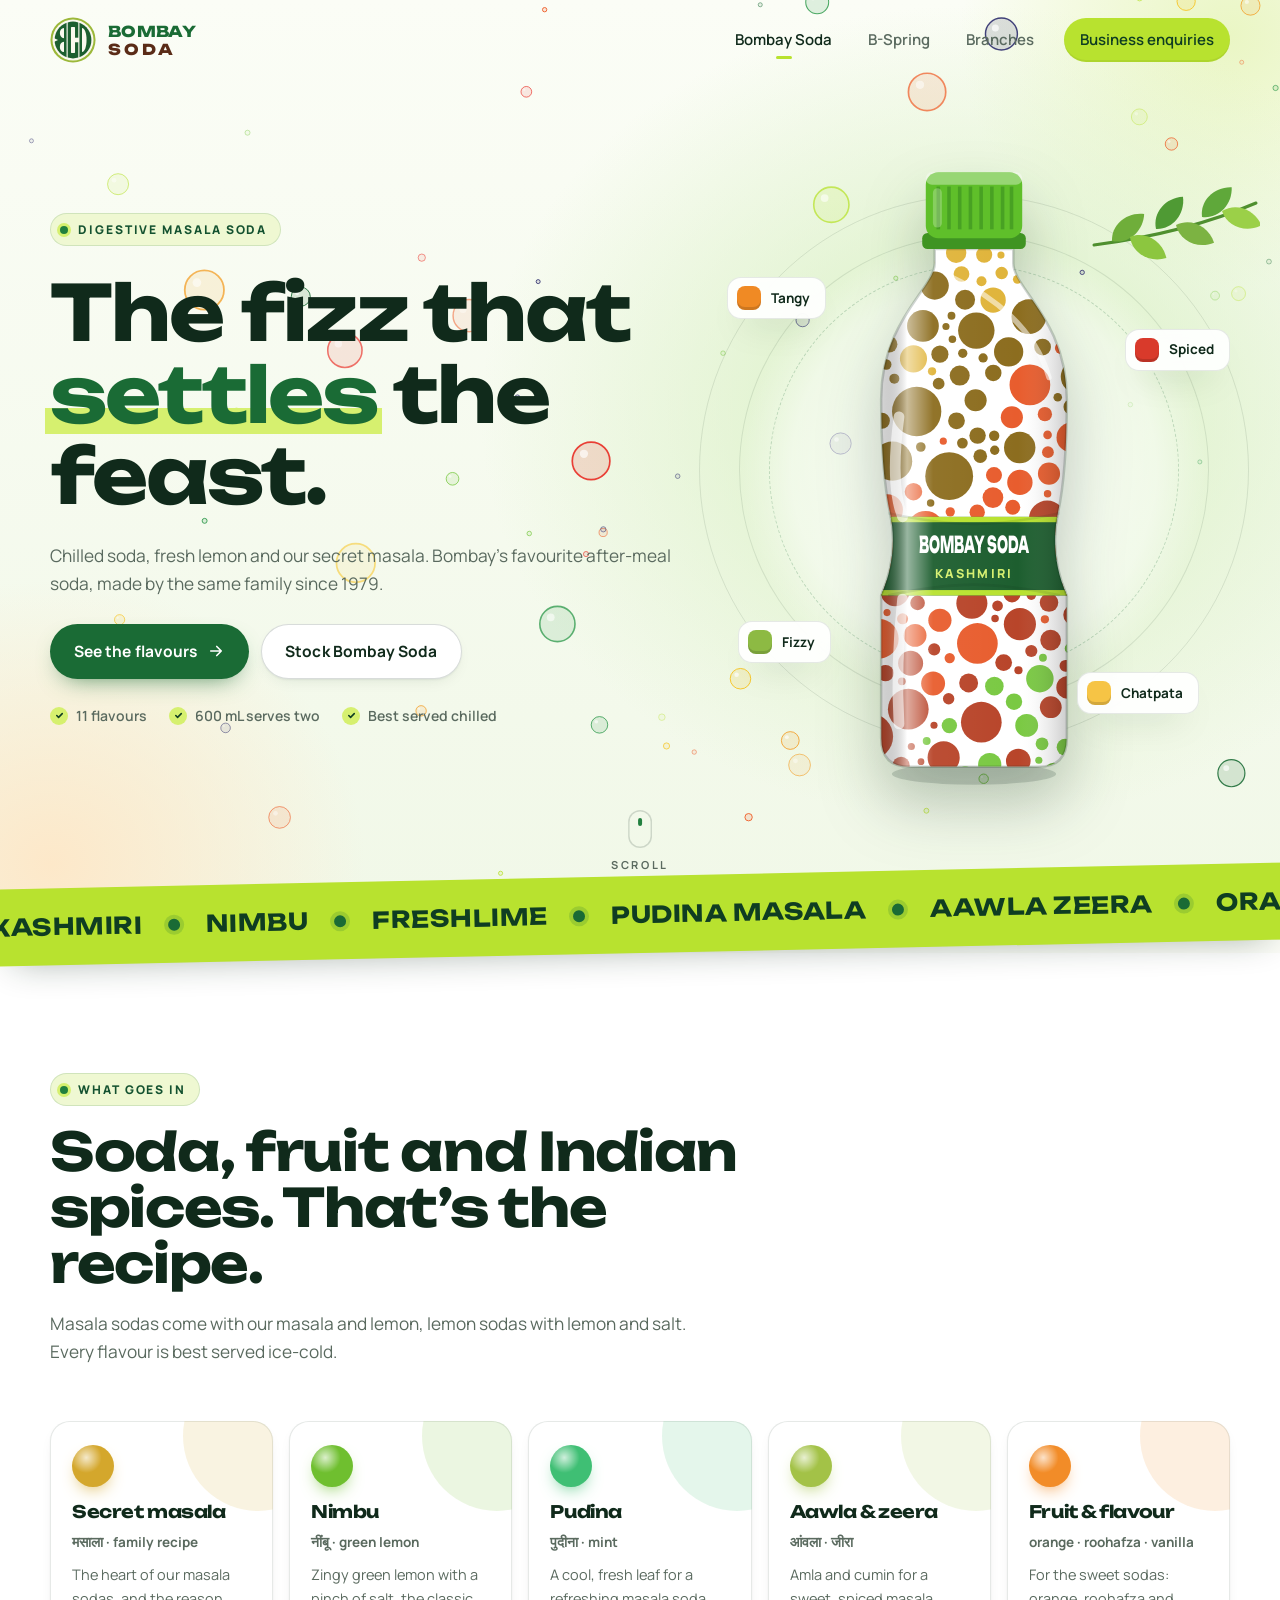
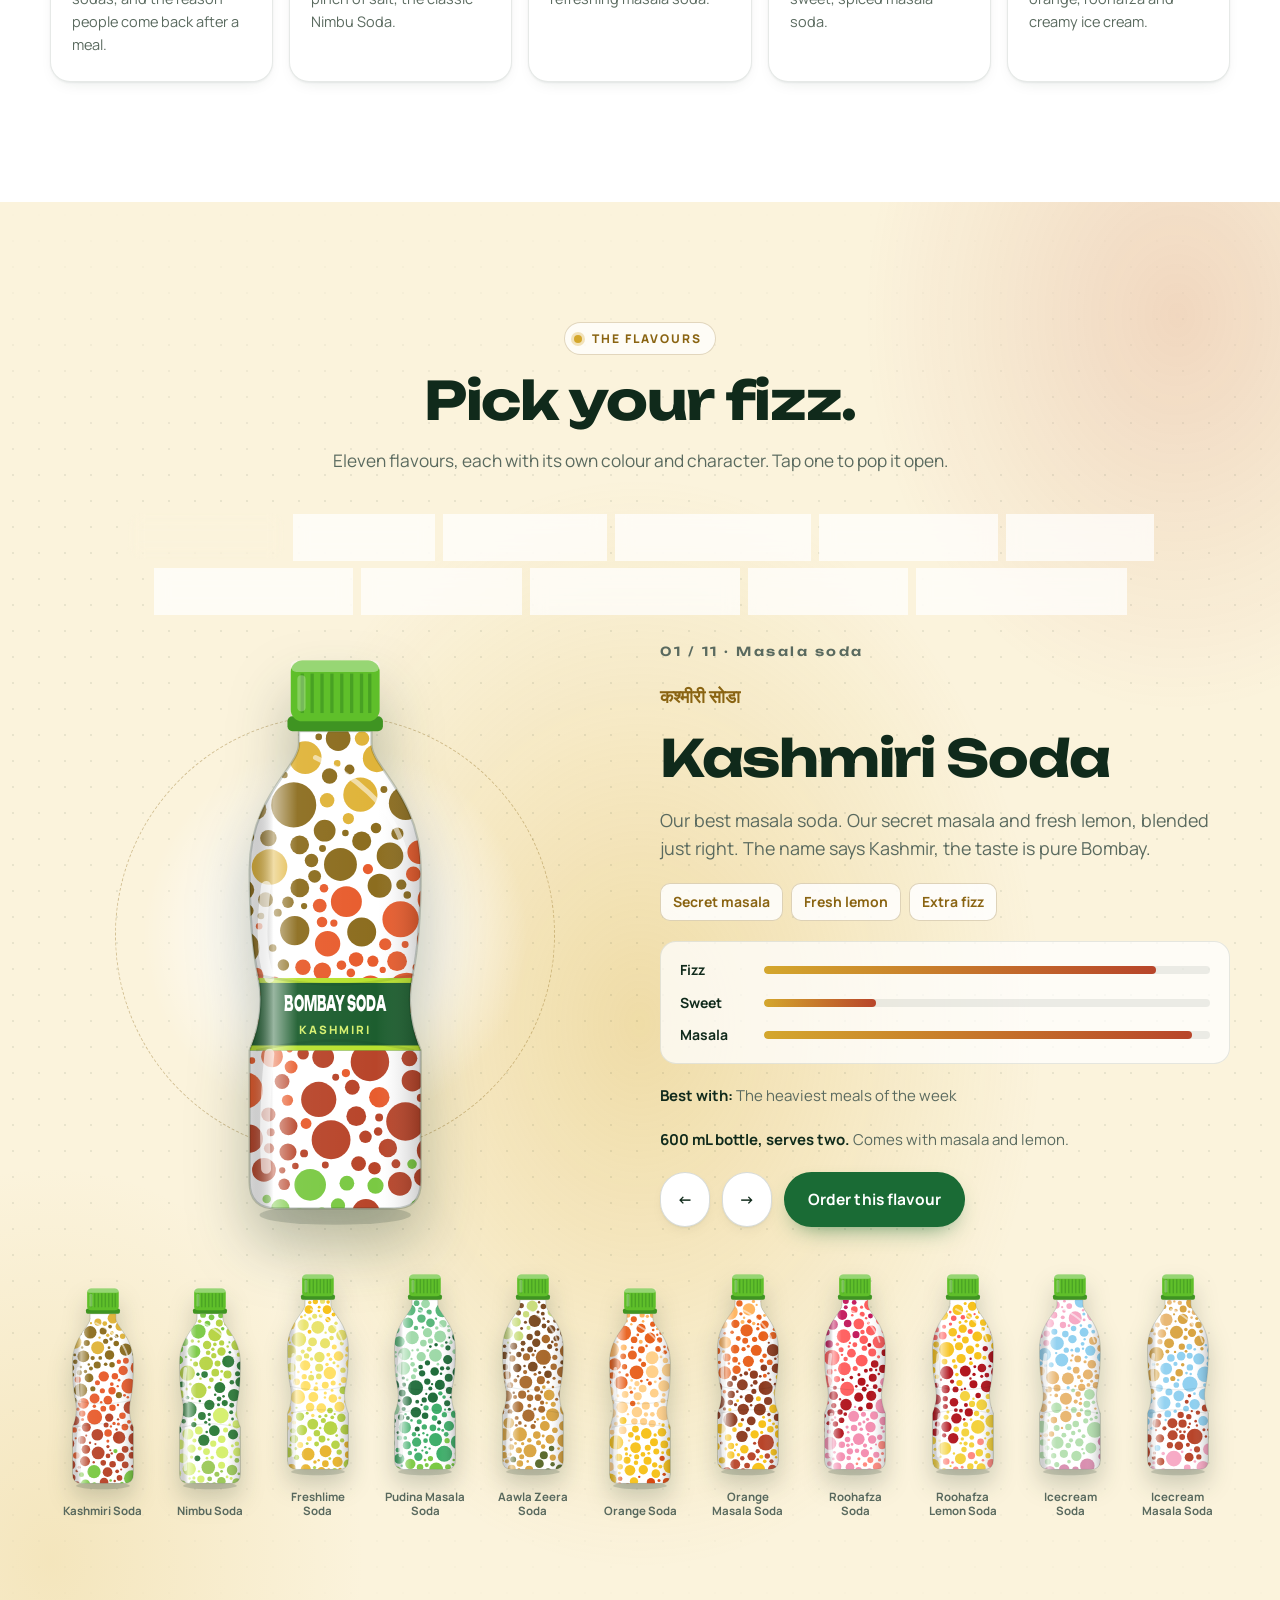
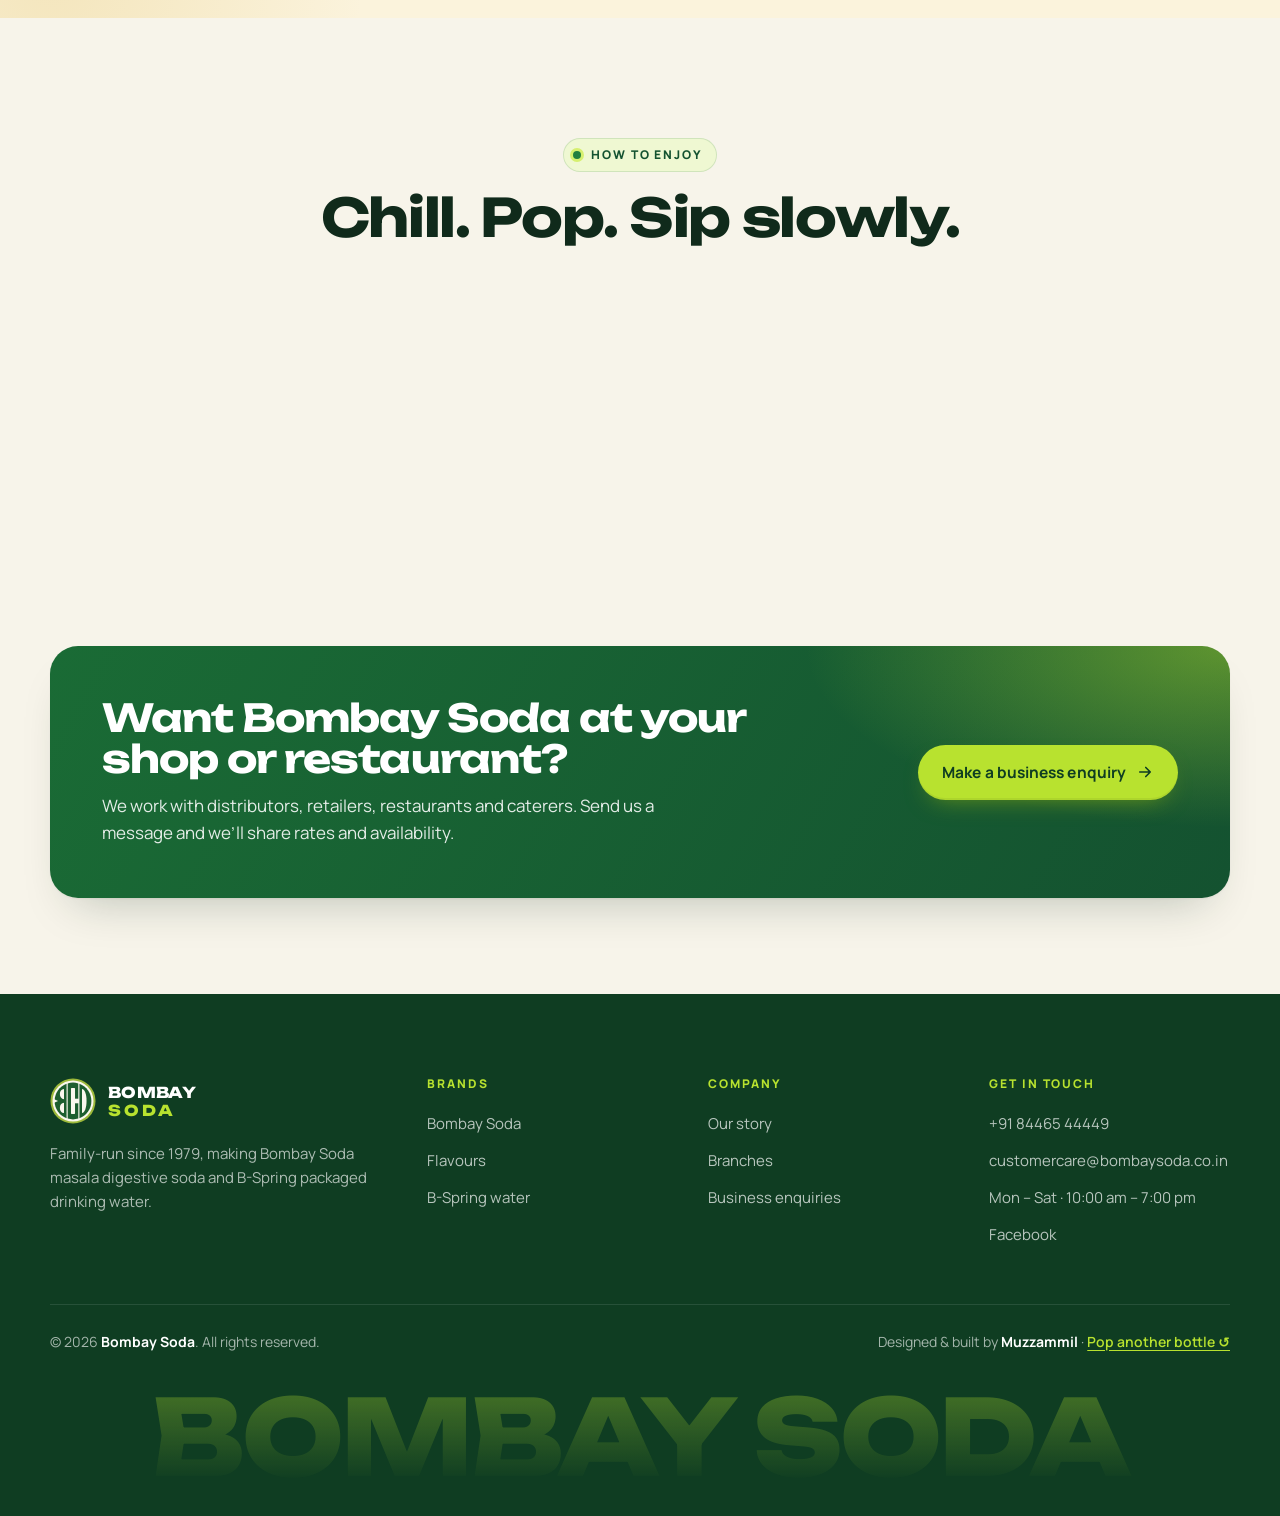
<file: bombay-soda/index.html>
<!doctype html>
<html lang="en" class="no-js">
<head>
  <meta charset="utf-8">
  <meta name="viewport" content="width=device-width, initial-scale=1, viewport-fit=cover">
  <title>Bombay Soda | Eleven flavours of masala and classic soda</title>
  <meta name="description" content="Eleven Bombay Soda flavours, made since 1979: Kashmiri, Nimbu, Freshlime, Pudina Masala, Aawla Zeera, Orange, Orange Masala, Roohafza, Roohafza Lemon, Icecream and Icecream Masala.">
  <meta name="theme-color" content="#f4f9ec">
  <link rel="canonical" href="https://bombaysoda.co.in/bombay-soda/">
  <link rel="icon" href="/assets/favicon.svg" type="image/svg+xml">
  <link rel="apple-touch-icon" href="/assets/logo.svg">
  <meta property="og:type" content="website">
  <meta property="og:site_name" content="Bombay Soda">
  <meta property="og:title" content="Bombay Soda | The fizz that settles the feast">
  <meta property="og:description" content="Eleven flavours of masala and classic soda, from a family-run company making soda since 1979.">
  <meta property="og:url" content="https://bombaysoda.co.in/bombay-soda/">
  <meta property="og:image" content="https://bombaysoda.co.in/assets/og.png">
  <meta name="twitter:card" content="summary_large_image">
  <link rel="preconnect" href="https://fonts.googleapis.com">
  <link rel="preconnect" href="https://fonts.gstatic.com" crossorigin>
  <link href="https://fonts.googleapis.com/css2?family=Manrope:wght@400;500;600;700;800&family=Unbounded:wght@500;600;700;800&display=swap" rel="stylesheet">
  <link rel="stylesheet" href="/css/style.css">
</head>
<body class="page-soda">

  <header class="nav on-light" id="nav">
    <div class="container nav__inner">
      <a class="logo" href="/" aria-label="Bombay Soda home">
        <img class="logo__mark" src="/assets/logo.svg" alt="" width="46" height="46">
        <span class="logo__word"><span>BOMBAY</span><span>SODA</span></span>
      </a>
      <nav class="nav__links" id="navLinks" aria-label="Main">
        <a href="/bombay-soda/" aria-current="page">Bombay Soda</a>
        <a href="/b-spring/">B-Spring</a>
        <a href="/#branches">Branches</a>
        <a href="/#contact" class="nav__cta">Business enquiries</a>
      </nav>
      <button class="nav__toggle" type="button" aria-expanded="false" aria-controls="navLinks"><span></span><span></span><span class="sr-only">Menu</span></button>
    </div>
  </header>

  <main>
    <section class="hero hero--soda">
      <canvas class="hero__fizz" data-fizz="classic" aria-hidden="true"></canvas>
      <div class="container hero__grid">
        <div class="hero__copy">
          <span class="kicker reveal">Digestive masala soda</span>
          <h1 class="display reveal" style="--delay:.08s">The fizz that <span class="hl">settles</span> the feast.</h1>
          <p class="lead reveal" style="--delay:.16s">Chilled soda, fresh lemon and our secret masala. Bombay’s favourite after-meal soda, made by the same family since 1979.</p>
          <div class="btn-row reveal" style="--delay:.24s">
            <a class="btn btn--primary" href="#flavours">See the flavours <svg viewBox="0 0 24 24" fill="none" stroke="currentColor" stroke-width="2.2" stroke-linecap="round" stroke-linejoin="round"><path d="M5 12h14M13 6l6 6-6 6"/></svg></a>
            <a class="btn btn--glass" href="/#contact">Stock Bombay Soda</a>
          </div>
          <div class="hero__meta reveal" style="--delay:.32s"><span>11 flavours</span><span>600 mL serves two</span><span>Best served chilled</span></div>
        </div>
        <div class="hero__visual" aria-hidden="true">
          <div class="hero__ring"></div>
          <svg class="leaf-sprig" viewBox="0 0 170 110" aria-hidden="true" style="right:-30px; top:30px"><g><path d="M4 66 C50 60 110 48 166 24" fill="none" stroke="#4f8f2f" stroke-width="3" stroke-linecap="round"/><g transform="translate(22 62) rotate(-40)"><path class="lf" d="M0 0 C10 -13 30 -13 42 0 C30 13 10 13 0 0 Z" fill="#6fae3a"/></g><g transform="translate(40 58) rotate(30)"><path class="lf" d="M0 0 C10 -13 30 -13 42 0 C30 13 10 13 0 0 Z" fill="#8cc63f"/></g><g transform="translate(66 50) rotate(-50)"><path class="lf" d="M0 0 C10 -13 30 -13 42 0 C30 13 10 13 0 0 Z" fill="#4f9a34"/></g><g transform="translate(86 46) rotate(25)"><path class="lf" d="M0 0 C10 -13 30 -13 42 0 C30 13 10 13 0 0 Z" fill="#7cb342"/></g><g transform="translate(112 38) rotate(-45)"><path class="lf" d="M0 0 C10 -13 30 -13 42 0 C30 13 10 13 0 0 Z" fill="#5fa83a"/></g><g transform="translate(132 32) rotate(20)"><path class="lf" d="M0 0 C10 -13 30 -13 42 0 C30 13 10 13 0 0 Z" fill="#9bd048"/></g></g></svg>
          <div data-tilt><div class="hero__bottle float" data-bottle="kashmiri" data-label data-seed="12" data-bubbles="18"></div></div>
          <span class="chip" style="--c:#f08a24; left:2%; top:20%"><i></i>Tangy</span>
          <span class="chip" style="--c:#d93a2b; right:0; top:28%"><i></i>Spiced</span>
          <span class="chip" style="--c:#8dba43; left:4%; bottom:20%"><i></i>Fizzy</span>
          <span class="chip" style="--c:#f6c445; right:6%; bottom:12%"><i></i>Chatpata</span>
        </div>
      </div>
      <a class="scroll-cue" href="#inside" aria-label="Scroll to ingredients"><span></span>Scroll</a>
    </section>

    <div class="marquee" aria-hidden="true">
      <div class="marquee__track">
        <span>Kashmiri</span><span>Nimbu</span><span>Freshlime</span><span>Pudina Masala</span><span>Aawla Zeera</span><span>Orange</span><span>Orange Masala</span><span>Roohafza</span><span>Icecream</span>
        <span>Kashmiri</span><span>Nimbu</span><span>Freshlime</span><span>Pudina Masala</span><span>Aawla Zeera</span><span>Orange</span><span>Orange Masala</span><span>Roohafza</span><span>Icecream</span>
      </div>
    </div>

    <!-- What's inside -->
    <section class="section bg-white" id="inside">
      <div class="container">
        <div class="section-head">
          <span class="kicker reveal">What goes in</span>
          <h2 class="h2 reveal" style="--delay:.08s">Soda, fruit and Indian spices. That’s the recipe.</h2>
          <p class="lead reveal" style="--delay:.16s">Masala sodas come with our masala and lemon, lemon sodas with lemon and salt. Every flavour is best served ice-cold.</p>
        </div>
        <div class="spices">
          <div class="spice reveal" style="--c:#d4a72c"><span class="spice__dot"></span><h3>Secret masala</h3><span class="hi">मसाला · family recipe</span><p>The heart of our masala sodas, and the reason people come back after a meal.</p></div>
          <div class="spice reveal" style="--c:#6fbf2f; --delay:.06s"><span class="spice__dot"></span><h3>Nimbu</h3><span class="hi">नींबू · green lemon</span><p>Zingy green lemon with a pinch of salt, the classic Nimbu Soda.</p></div>
          <div class="spice reveal" style="--c:#3fbf74; --delay:.12s"><span class="spice__dot"></span><h3>Pudina</h3><span class="hi">पुदीना · mint</span><p>A cool, fresh leaf for a refreshing masala soda.</p></div>
          <div class="spice reveal" style="--c:#a3c247; --delay:.18s"><span class="spice__dot"></span><h3>Aawla &amp; zeera</h3><span class="hi">आंवला · जीरा</span><p>Amla and cumin for a sweet, spiced masala soda.</p></div>
          <div class="spice reveal" style="--c:#f28c28; --delay:.24s"><span class="spice__dot"></span><h3>Fruit &amp; flavour</h3><span class="hi">orange · roohafza · vanilla</span><p>For the sweet sodas: orange, roohafza and creamy ice cream.</p></div>
        </div>
      </div>
    </section>

    <!-- Flavour lab -->
    <section class="lab" id="flavours" aria-labelledby="flavours-title">
      <div class="lab__bg" aria-hidden="true"></div>
      <canvas class="lab__canvas" id="labCanvas" aria-hidden="true"></canvas>
      <div class="lab__wave" id="labWave" aria-hidden="true"></div>
      <div class="container">
        <div class="section-head section-head--center" style="margin-bottom:40px">
          <span class="kicker">The flavours</span>
          <h2 class="h2" id="flavours-title">Pick your fizz.</h2>
          <p class="lead">Eleven flavours, each with its own colour and character. Tap one to pop it open.</p>
        </div>
        <div class="lab__grid">
          <div class="lab__tabs" id="labTabs" role="tablist" aria-label="Flavours"></div>
          <div class="lab__stage">
            <div class="lab__halo" aria-hidden="true"></div>
            <div class="lab__orbit" aria-hidden="true"></div>
            <div class="lab__bottle" id="labBottle"></div>
          </div>
          <div class="lab__info" id="labInfo">
            <div id="labPanel" role="tabpanel" style="display:grid; gap:20px">
              <span class="lab__count" id="labCount">01 / 11</span>
              <span class="lab__hi" id="labHi" lang="hi">क्लासिक मसाला</span>
              <h3 class="lab__name" id="labName">Classic Masala</h3>
              <p class="lab__tag" id="labTag">The original Bombay after-meal fizz.</p>
              <div class="notes" id="labNotes"></div>
              <div class="meter" aria-label="Taste profile">
                <div class="meter__row"><b>Fizz</b><span class="meter__bar"><span id="m-fizz"></span></span></div>
                <div class="meter__row"><b>Sweet</b><span class="meter__bar"><span id="m-sweet"></span></span></div>
                <div class="meter__row"><b>Masala</b><span class="meter__bar"><span id="m-masala"></span></span></div>
              </div>
              <p class="lab__pair" id="labPair"></p>
              <p class="lab__pair" id="labServe"></p>
              <div class="btn-row">
                <button class="btn btn--glass btn--icon" id="labPrev" type="button" aria-label="Previous flavour">←</button>
                <button class="btn btn--glass btn--icon" id="labNext" type="button" aria-label="Next flavour">→</button>
                <a class="btn btn--primary" href="/#contact">Order this flavour</a>
              </div>
            </div>
          </div>
        </div>
        <div class="lineup" id="lineup" aria-label="All flavours"></div>
      </div>
    </section>

    <!-- How to enjoy -->
    <section class="section bg-cream">
      <div class="container">
        <div class="section-head section-head--center">
          <span class="kicker reveal">How to enjoy</span>
          <h2 class="h2 reveal" style="--delay:.08s">Chill. Pop. Sip slowly.</h2>
        </div>
        <div class="steps">
          <div class="step reveal" style="--c:#1f6b3a"><h3>Chill it properly</h3><p>Bombay Soda tastes best ice-cold. Keep a few bottles in the fridge before the meal starts.</p></div>
          <div class="step reveal" style="--c:#f08a24; --delay:.08s"><h3>Pop it open</h3><p>Every 600 mL bottle serves two. Masala sodas come with masala and lemon to add as you like.</p></div>
          <div class="step reveal" style="--c:#d93a2b; --delay:.16s"><h3>After a hearty meal</h3><p>Biryani, thali, chaat or kebabs: finish the feast with Kashmiri or Pudina Masala Soda.</p></div>
        </div>
      </div>
    </section>

    <section class="section--tight bg-cream" style="padding-top:0">
      <div class="container">
        <div class="cta-band reveal">
          <canvas class="fizz" data-fizz="white" aria-hidden="true"></canvas>
          <div>
            <h2>Want Bombay Soda at your shop or restaurant?</h2>
            <p>We work with distributors, retailers, restaurants and caterers. Send us a message and we’ll share rates and availability.</p>
          </div>
          <a class="btn btn--lime" href="/#contact">Make a business enquiry <svg viewBox="0 0 24 24" fill="none" stroke="currentColor" stroke-width="2.2" stroke-linecap="round" stroke-linejoin="round"><path d="M5 12h14M13 6l6 6-6 6"/></svg></a>
        </div>
      </div>
    </section>
  </main>

  <footer class="footer dark">
    <div class="container">
      <div class="footer__grid">
        <div class="footer__brand">
          <a class="logo" href="/" aria-label="Bombay Soda home">
            <img class="logo__mark" src="/assets/logo.svg" alt="" width="46" height="46">
            <span class="logo__word"><span>BOMBAY</span><span>SODA</span></span>
          </a>
          <p>Family-run since 1979, making Bombay Soda masala digestive soda and B-Spring packaged drinking water.</p>
        </div>
        <div><h4>Brands</h4><ul><li><a href="/bombay-soda/">Bombay Soda</a></li><li><a href="/bombay-soda/#flavours">Flavours</a></li><li><a href="/b-spring/">B-Spring water</a></li></ul></div>
        <div><h4>Company</h4><ul><li><a href="/#story">Our story</a></li><li><a href="/#branches">Branches</a></li><li><a href="/#contact">Business enquiries</a></li></ul></div>
        <div><h4>Get in touch</h4><ul><li><a data-phone href="tel:+918446544449">+91 84465 44449</a></li><li><a data-email href="mailto:customercare@bombaysoda.co.in">customercare@bombaysoda.co.in</a></li><li><span data-fill="hours">Mon – Sat · 10:00 am – 7:00 pm</span></li><li><a href="https://www.facebook.com/bombaycoldrinks" target="_blank" rel="noopener">Facebook</a></li></ul></div>
      </div>
      <div class="footer__bottom">
        <span>© <span data-year>2026</span> <strong>Bombay Soda</strong>. All rights reserved.</span>
        <span class="footer__credit">Designed &amp; built by <strong data-fill="builtBy">Muzzammil</strong> · <button class="replay" type="button" data-replay>Pop another bottle ↺</button></span>
      </div>
      <div class="footer__giant" aria-hidden="true">BOMBAY SODA</div>
    </div>
  </footer>

  <script src="/js/config.js"></script>
  <script src="/js/main.js"></script>
</body>
</html>
</file>
<file: css/style.css>
/* ==========================================================================
   Bombay Soda — site styles (light theme)
   ========================================================================== */

:root {
  --ink: #102a1b;
  --green-900: #0f3d22;
  --green-800: #145230;
  --green-700: #1a6b35;
  --green-600: #22803f;
  --green-500: #2f9a4c;
  --lime: #b8e22f;
  --lime-2: #d6f06f;
  --lime-soft: #eff8d2;
  --mint: #eef6e6;
  --mint-2: #dfefd0;
  --paper: #fbfcf7;
  --cream: #f7f4ea;
  --white: #ffffff;
  --brown: #5a2b17;
  --red: #d93a2b;
  --orange: #f08a24;
  --yellow: #f6c445;

  --blue: #1b3f93;
  --blue-deep: #0b2a6b;
  --aqua: #2fa8e0;
  --mist: #eef6fc;
  --mist-2: #dbeaf6;

  --text: var(--ink);
  --muted: #5a6a5f;
  --line: rgba(16, 42, 27, 0.1);
  --line-2: rgba(16, 42, 27, 0.16);

  --radius: 20px;
  --radius-lg: 28px;
  --shadow-sm: 0 1px 2px rgba(16, 42, 27, 0.06), 0 6px 18px -10px rgba(16, 42, 27, 0.18);
  --shadow: 0 1px 2px rgba(16, 42, 27, 0.05), 0 24px 48px -24px rgba(16, 42, 27, 0.28);
  --ease: cubic-bezier(0.22, 1, 0.36, 1);

  --font-display: "Unbounded", "Arial Black", system-ui, sans-serif;
  --font-body: "Manrope", system-ui, -apple-system, "Segoe UI", sans-serif;
}

*,
*::before,
*::after { box-sizing: border-box; }

html { scroll-behavior: smooth; -webkit-text-size-adjust: 100%; }
body {
  margin: 0;
  font-family: var(--font-body);
  font-size: 17px;
  line-height: 1.6;
  color: var(--text);
  background: var(--paper);
  overflow-x: hidden;
  -webkit-font-smoothing: antialiased;
}
body.intro-lock { overflow: hidden; }
img, svg, canvas { display: block; max-width: 100%; }
a { color: inherit; text-decoration: none; }
button { font: inherit; cursor: pointer; }
h1, h2, h3, h4 { margin: 0; font-family: var(--font-display); font-weight: 700; line-height: 1.06; letter-spacing: -0.025em; }
p { margin: 0; }
:focus-visible { outline: 3px solid var(--green-500); outline-offset: 3px; border-radius: 6px; }
::selection { background: var(--lime-2); color: var(--ink); }

.sr-only {
  position: absolute; width: 1px; height: 1px; padding: 0; margin: -1px;
  overflow: hidden; clip: rect(0, 0, 0, 0); white-space: nowrap; border: 0;
}

.container { width: 100%; max-width: 1220px; margin: 0 auto; padding: 0 20px; }
.section { position: relative; padding: 120px 0; }
.section--tight { padding: 96px 0; }
.bg-mint { background: var(--mint); }
.bg-cream { background: var(--cream); }
.bg-white { background: var(--white); }
.gridlines::before {
  content: ""; position: absolute; inset: 0; pointer-events: none;
  background-image: radial-gradient(rgba(16, 42, 27, 0.09) 1px, transparent 1.2px);
  background-size: 26px 26px;
  -webkit-mask-image: radial-gradient(80% 70% at 50% 40%, #000 20%, transparent 75%);
  mask-image: radial-gradient(80% 70% at 50% 40%, #000 20%, transparent 75%);
}

/* ---------- Type helpers ---------- */
.display { font-size: clamp(2.5rem, 6vw, 5.2rem); }
.h2 { font-size: clamp(2rem, 4.2vw, 3.3rem); }
.lead { font-size: clamp(1.05rem, 1.35vw, 1.2rem); color: var(--muted); max-width: 38em; }
.hl {
  color: var(--green-700);
  background: linear-gradient(transparent 64%, var(--lime-2) 64%, var(--lime-2) 92%, transparent 92%);
  padding: 0 0.06em; margin: 0 -0.06em;
  -webkit-box-decoration-break: clone; box-decoration-break: clone;
}
.hl-water { color: var(--aqua); background: linear-gradient(transparent 64%, #cdeafa 64%, #cdeafa 92%, transparent 92%); padding: 0 0.06em; }
.kicker {
  display: inline-flex; align-items: center; gap: 10px;
  font-size: 12px; font-weight: 800; letter-spacing: 0.16em; text-transform: uppercase;
  padding: 7px 14px 7px 10px; border-radius: 999px;
  background: var(--lime-soft); color: var(--green-800);
  box-shadow: inset 0 0 0 1px rgba(26, 107, 53, 0.14);
}
.kicker::before { content: ""; width: 8px; height: 8px; border-radius: 50%; background: var(--green-600); box-shadow: 0 0 0 3px var(--lime-2); }
.kicker--water { background: #e3f1fb; color: var(--blue); box-shadow: inset 0 0 0 1px rgba(27, 63, 147, 0.12); }
.kicker--water::before { background: var(--aqua); box-shadow: 0 0 0 3px #c9e7f8; }
.section-head { display: grid; gap: 18px; margin-bottom: 56px; max-width: 760px; justify-items: start; }
.section-head--center { margin-inline: auto; text-align: center; justify-items: center; }

/* ---------- Buttons ---------- */
.btn {
  position: relative; display: inline-flex; align-items: center; justify-content: center; gap: 10px;
  padding: 15px 24px; border-radius: 999px; border: 0;
  font-weight: 700; font-size: 15.5px; letter-spacing: 0.005em; white-space: nowrap;
  transition: transform 0.35s var(--ease), box-shadow 0.35s var(--ease), background 0.25s, color 0.25s;
}
.btn svg { width: 18px; height: 18px; transition: transform 0.35s var(--ease); }
.btn:hover svg { transform: translateX(4px); }
.btn:hover { transform: translateY(-2px); }
.btn--primary { color: #fff; background: var(--green-700); box-shadow: 0 10px 24px -12px rgba(26, 107, 53, 0.8); }
.btn--primary:hover { background: var(--green-800); }
.btn--lime { color: var(--green-900); background: var(--lime); box-shadow: 0 10px 24px -12px rgba(120, 160, 20, 0.9), inset 0 -2px 0 rgba(0, 0, 0, 0.06); }
.btn--lime:hover { background: var(--lime-2); }
.btn--water { color: #fff; background: var(--blue); box-shadow: 0 10px 24px -12px rgba(27, 63, 147, 0.7); }
.btn--water:hover { background: var(--blue-deep); }
.btn--glass { color: var(--ink); background: var(--white); box-shadow: inset 0 0 0 1px var(--line-2), var(--shadow-sm); }
.btn--glass:hover { box-shadow: inset 0 0 0 1px var(--green-600), var(--shadow-sm); }
.btn--ghost { color: inherit; background: transparent; box-shadow: inset 0 0 0 1.5px currentColor; }
.btn--icon { width: 50px; padding-left: 0; padding-right: 0; }
.btn-row { display: flex; flex-wrap: wrap; gap: 12px; }

/* ---------- Logo ---------- */
.logo { display: inline-flex; align-items: center; gap: 12px; color: var(--green-700); }
.logo__mark { width: 46px; height: 46px; flex: none; transition: transform 0.6s var(--ease); }
.logo:hover .logo__mark { transform: rotate(-12deg) scale(1.05); }
.logo__word { display: grid; font-family: var(--font-display); font-weight: 800; font-size: 15px; line-height: 1; letter-spacing: 0.02em; }
.logo__word span:first-child { color: var(--green-700); }
.logo__word span:last-child { color: var(--brown); letter-spacing: 0.2em; margin-top: 3px; }
.dark .logo { color: var(--lime); }
.dark .logo__word span:first-child { color: #fff; }
.dark .logo__word span:last-child { color: var(--lime); }

/* ---------- Navigation ---------- */
.nav { position: fixed; inset: 0 0 auto 0; z-index: 100; color: var(--ink); transition: background 0.4s, box-shadow 0.4s; }
.nav__inner { display: flex; align-items: center; justify-content: space-between; height: 80px; }
.nav__links { display: flex; align-items: center; gap: 4px; }
.nav__links a {
  position: relative; padding: 10px 16px; border-radius: 999px;
  font-weight: 600; font-size: 15px; color: var(--muted); transition: color 0.2s, background 0.2s;
}
.nav__links a:hover { color: var(--ink); background: rgba(16, 42, 27, 0.05); }
.nav__links a[aria-current="page"] { color: var(--ink); }
.nav__links a[aria-current="page"]::after {
  content: ""; position: absolute; left: 50%; bottom: 3px; width: 16px; height: 3px; margin-left: -8px;
  border-radius: 3px; background: var(--lime);
}
.nav__links .nav__cta { margin-left: 10px; color: var(--green-900); background: var(--lime); box-shadow: inset 0 -2px 0 rgba(0, 0, 0, 0.06); }
.nav__links .nav__cta:hover { color: var(--green-900); background: var(--lime-2); }
.page-water .nav__links a[aria-current="page"]::after { background: var(--aqua); }
.nav.is-solid { background: rgba(255, 255, 255, 0.82); -webkit-backdrop-filter: blur(18px) saturate(1.6); backdrop-filter: blur(18px) saturate(1.6); box-shadow: 0 1px 0 var(--line); }
.nav__toggle { display: none; position: relative; width: 46px; height: 46px; border: 0; border-radius: 50%; background: var(--white); color: inherit; box-shadow: inset 0 0 0 1px var(--line-2); }
.nav__toggle span:not(.sr-only) { position: absolute; left: 14px; right: 14px; height: 2px; background: currentColor; border-radius: 2px; transition: transform 0.35s var(--ease), top 0.35s var(--ease); }
.nav__toggle span:nth-child(1) { top: 18px; }
.nav__toggle span:nth-child(2) { top: 26px; }
.nav.is-open .nav__toggle span:nth-child(1) { top: 22px; transform: rotate(45deg); }
.nav.is-open .nav__toggle span:nth-child(2) { top: 22px; transform: rotate(-45deg); }

/* ---------- Intro (home) ---------- */
.intro {
  position: fixed; inset: 0; z-index: 1000; overflow: hidden;
  display: grid; place-items: center;
  background: radial-gradient(90% 80% at 50% 42%, #ffffff 0%, #f1f8e8 45%, #dcefc9 100%);
  color: var(--green-700);
  clip-path: inset(0 0 0 0);
  transition: clip-path 1s cubic-bezier(0.76, 0, 0.24, 1);
  animation: introFailsafe 0.01s 8s forwards;
}
.intro::before {
  content: ""; position: absolute; inset: 0;
  background-image: radial-gradient(rgba(16, 42, 27, 0.08) 1px, transparent 1.2px); background-size: 26px 26px;
  -webkit-mask-image: radial-gradient(60% 60% at 50% 50%, #000, transparent 80%); mask-image: radial-gradient(60% 60% at 50% 50%, #000, transparent 80%);
}
.no-intro .intro { display: none; }
@keyframes introFailsafe { to { visibility: hidden; pointer-events: none; } }
.intro.is-out { clip-path: inset(0 0 100% 0); }
.intro__glow {
  position: absolute; width: 60vmax; height: 60vmax; border-radius: 50%;
  background: radial-gradient(circle, rgba(184, 226, 47, 0.45), rgba(184, 226, 47, 0) 60%);
  opacity: 0; transform: scale(0.4); transition: opacity 1s, transform 1.4s var(--ease);
}
.intro.is-pop .intro__glow { opacity: 1; transform: scale(1); }
.intro__stage { position: relative; display: grid; place-items: center; }
.intro__stage > * { grid-area: 1 / 1; }
.intro__bottle {
  width: clamp(130px, min(24vw, 32vh), 210px);
  opacity: 0; transform: translateY(60px) scale(0.8);
  transition: opacity 0.8s var(--ease), transform 0.9s var(--ease);
  filter: drop-shadow(0 30px 30px rgba(16, 42, 27, 0.25));
}
.intro.is-in .intro__bottle { opacity: 1; transform: none; }
.intro.is-shake .intro__bottle { animation: shake 0.55s linear; }
.intro.is-logo .intro__bottle { opacity: 0; transform: translateY(-40px) scale(0.55); transition-duration: 0.7s; }
.intro .bottle__cap { transform-box: fill-box; transform-origin: 50% 100%; transition: transform 0.9s cubic-bezier(0.15, 0.8, 0.3, 1), opacity 0.5s 0.35s; }
.intro.is-pop .bottle__cap { transform: translate(34px, -260px) rotate(250deg); opacity: 0; }
@keyframes shake {
  0%, 100% { transform: rotate(0); }
  15% { transform: rotate(-7deg) translateX(-4px); }
  30% { transform: rotate(6deg) translateX(4px); }
  45% { transform: rotate(-5deg) translateX(-3px); }
  60% { transform: rotate(4deg) translateX(3px); }
  75% { transform: rotate(-2deg); }
}
.intro__burst { position: absolute; inset: 0; width: 100%; height: 100%; z-index: 1; pointer-events: none; }
.intro__logo { position: relative; z-index: 2; display: grid; justify-items: center; gap: 18px; text-align: center; pointer-events: none; }
.intro__mark { width: clamp(96px, 16vw, 128px); color: var(--green-700); opacity: 0; transform: scale(0.4) rotate(-90deg); transition: opacity 0.6s, transform 1s var(--ease); }
.intro.is-logo .intro__mark { opacity: 1; transform: none; }
.intro__word { display: flex; flex-wrap: wrap; justify-content: center; gap: 0 0.45em; font-family: var(--font-display); font-weight: 800; font-size: clamp(2.1rem, 7vw, 4.6rem); letter-spacing: 0.01em; line-height: 1.05; color: var(--green-700); }
.intro__word .w { display: inline-flex; }
.intro__word .w:last-child { color: var(--brown); }
.intro__word .ch { display: inline-block; opacity: 0; transform: translateY(0.7em) rotate(8deg); transition: opacity 0.5s, transform 0.7s var(--ease); transition-delay: calc(var(--i) * 45ms + 180ms); }
.intro.is-logo .intro__word .ch { opacity: 1; transform: none; }
.intro__tag { display: inline-flex; align-items: center; gap: 12px; font-size: 12.5px; font-weight: 800; letter-spacing: 0.3em; text-transform: uppercase; color: var(--muted); opacity: 0; transform: translateY(10px); transition: opacity 0.6s 0.8s, transform 0.6s 0.8s var(--ease); }
.intro__tag::before, .intro__tag::after { content: ""; width: 28px; height: 2px; border-radius: 2px; background: var(--lime); }
.intro.is-logo .intro__tag { opacity: 1; transform: none; }
.intro__skip {
  position: absolute; right: 20px; bottom: 20px; z-index: 3;
  padding: 10px 18px; border-radius: 999px; border: 0;
  background: rgba(255, 255, 255, 0.8); color: var(--ink); font-size: 13px; font-weight: 700; letter-spacing: 0.04em;
  box-shadow: inset 0 0 0 1px var(--line-2);
}
.intro__skip:hover { background: #fff; }

/* ---------- Bottles (shared SVG) ---------- */
.bottle__bub { transform-box: fill-box; animation: bubRise var(--t, 4s) linear var(--d, 0s) infinite; opacity: 0; }
@keyframes bubRise {
  0% { transform: translate(0, 0); opacity: 0; }
  12% { opacity: 0.95; }
  50% { transform: translate(3px, -90px); }
  85% { opacity: 0.7; }
  100% { transform: translate(-2px, -190px); opacity: 0; }
}
.float { animation: float 6s ease-in-out infinite; }
@keyframes float {
  0%, 100% { transform: translateY(0) rotate(-3deg); }
  50% { transform: translateY(-16px) rotate(2deg); }
}

/* ---------- Hero ---------- */
.hero {
  position: relative; min-height: 100svh; display: flex; align-items: center;
  padding: 130px 0 90px; overflow: hidden;
  background:
    radial-gradient(55% 65% at 76% 46%, #d6efbf 0%, rgba(214, 239, 191, 0) 70%),
    radial-gradient(35% 45% at 4% 96%, #fde8c9 0%, rgba(253, 232, 201, 0) 70%),
    radial-gradient(30% 40% at 96% 4%, #eaf6c4 0%, rgba(234, 246, 196, 0) 70%),
    linear-gradient(180deg, #fbfdf6 0%, #f1f8e8 100%);
}
.hero__fizz, .fizz { position: absolute; inset: 0; width: 100%; height: 100%; }
.hero__grid { position: relative; z-index: 2; display: grid; grid-template-columns: 1.1fr 0.9fr; align-items: center; gap: 40px; }
.hero__copy { display: grid; gap: 26px; justify-items: start; }
.hero__meta { display: flex; flex-wrap: wrap; gap: 10px 22px; font-size: 14px; font-weight: 600; color: var(--muted); }
.hero__meta span { display: inline-flex; align-items: center; gap: 8px; }
.hero__meta span::before { content: ""; width: 18px; height: 18px; border-radius: 50%; background: var(--lime-2) url("data:image/svg+xml,%3Csvg xmlns='http://www.w3.org/2000/svg' viewBox='0 0 24 24' fill='none' stroke='%230f3d22' stroke-width='3.4' stroke-linecap='round' stroke-linejoin='round'%3E%3Cpath d='M6 12l4 4 8-8'/%3E%3C/svg%3E") center / 11px no-repeat; }
.hero__visual { position: relative; display: grid; place-items: center; min-height: 580px; }
.hero__ring {
  position: absolute; width: min(470px, 92%); aspect-ratio: 1; border-radius: 50%;
  background: radial-gradient(circle, rgba(255, 255, 255, 0.95) 0%, rgba(255, 255, 255, 0.5) 55%, rgba(255, 255, 255, 0) 70%);
  box-shadow: inset 0 0 0 1px var(--line);
}
.hero__ring::before, .hero__ring::after { content: ""; position: absolute; border-radius: 50%; }
.hero__ring::before { inset: 30px; border: 1.5px dashed rgba(26, 107, 53, 0.22); animation: spin 50s linear infinite; }
.hero__ring::after { inset: -40px; border: 1px solid var(--line); }
@keyframes spin { to { transform: rotate(360deg); } }
.hero__bottle { position: relative; width: clamp(190px, 21vw, 250px); filter: drop-shadow(0 34px 30px rgba(16, 42, 27, 0.25)); }
.chip {
  position: absolute; z-index: 3; display: inline-flex; align-items: center; gap: 10px;
  padding: 9px 16px 9px 10px; border-radius: 14px;
  background: rgba(255, 255, 255, 0.92); color: var(--ink);
  box-shadow: inset 0 0 0 1px var(--line), 0 18px 34px -18px rgba(16, 42, 27, 0.35);
  -webkit-backdrop-filter: blur(10px); backdrop-filter: blur(10px);
  font-size: 13.5px; font-weight: 700; white-space: nowrap; line-height: 1.2;
  animation: chipFloat 7s ease-in-out infinite;
}
.chip i { width: 24px; height: 24px; border-radius: 8px; background: var(--c, var(--orange)); box-shadow: inset 0 -3px 0 rgba(0, 0, 0, 0.14); }
.chip small { display: block; font-size: 11px; font-weight: 600; color: var(--muted); }
.chip:nth-of-type(2) { animation-delay: -2s; }
.chip:nth-of-type(3) { animation-delay: -4s; }
.chip:nth-of-type(4) { animation-delay: -5.5s; }
@keyframes chipFloat { 0%, 100% { transform: translateY(0); } 50% { transform: translateY(-12px); } }
.scroll-cue { position: absolute; left: 50%; bottom: 26px; z-index: 3; transform: translateX(-50%); display: grid; justify-items: center; gap: 8px; font-size: 11px; font-weight: 700; letter-spacing: 0.24em; text-transform: uppercase; color: var(--muted); }
.scroll-cue span { width: 24px; height: 38px; border-radius: 14px; box-shadow: inset 0 0 0 1.5px var(--line-2); position: relative; }
.scroll-cue span::after { content: ""; position: absolute; left: 50%; top: 8px; width: 4px; height: 8px; margin-left: -2px; border-radius: 4px; background: var(--green-600); animation: cue 1.8s var(--ease) infinite; }
@keyframes cue { 0% { transform: translateY(0); opacity: 1; } 100% { transform: translateY(14px); opacity: 0; } }
.leaf-sprig { position: absolute; z-index: 1; width: 170px; pointer-events: none; }
.leaf-sprig .lf { transform-box: fill-box; transform-origin: 0% 50%; animation: sway 5s ease-in-out infinite; }
.leaf-sprig g:nth-of-type(2n) .lf { animation-delay: -1.5s; }
.leaf-sprig g:nth-of-type(3n) .lf { animation-delay: -3s; }
@keyframes sway { 0%, 100% { transform: rotate(0); } 50% { transform: rotate(6deg); } }

/* ---------- Marquee ---------- */
.marquee { position: relative; overflow: hidden; padding: 20px 0; background: var(--lime); color: var(--green-900); transform: rotate(-1.2deg); margin: -24px -10px 0; z-index: 4; box-shadow: 0 18px 36px -24px rgba(16, 42, 27, 0.45); }
.marquee__track { display: flex; width: max-content; animation: marquee 34s linear infinite; }
.marquee__track span { display: inline-flex; align-items: center; gap: 26px; padding-right: 26px; font-family: var(--font-display); font-weight: 700; font-size: clamp(1.05rem, 2vw, 1.45rem); letter-spacing: 0.02em; text-transform: uppercase; white-space: nowrap; }
.marquee__track span::after { content: ""; width: 12px; height: 12px; border-radius: 50%; background: var(--green-700); box-shadow: 0 0 0 4px rgba(26, 107, 53, 0.18); }
@keyframes marquee { to { transform: translateX(-50%); } }
.marquee--blue { background: var(--blue); color: #fff; }
.marquee--blue .marquee__track span::after { background: var(--aqua); box-shadow: 0 0 0 4px rgba(47, 168, 224, 0.3); }

/* ---------- Brand cards (home) ---------- */
.brands { display: grid; grid-template-columns: 1fr 1fr; gap: 24px; }
.brand-card {
  position: relative; display: grid; align-content: space-between; gap: 40px;
  min-height: 620px; padding: 40px; border-radius: var(--radius-lg); overflow: hidden; isolation: isolate;
  transition: transform 0.6s var(--ease), box-shadow 0.6s var(--ease);
  box-shadow: var(--shadow);
}
.brand-card:hover { transform: translateY(-6px); box-shadow: 0 2px 4px rgba(16, 42, 27, 0.05), 0 40px 70px -34px rgba(16, 42, 27, 0.4); }
.brand-card__top { position: relative; z-index: 2; display: grid; gap: 14px; max-width: 26em; justify-items: start; }
.brand-card__tag { font-size: 12px; font-weight: 800; letter-spacing: 0.16em; text-transform: uppercase; }
.brand-card h3 { font-size: clamp(2rem, 3.4vw, 2.8rem); }
.brand-card p { opacity: 0.85; max-width: 24em; }
.brand-card__link { position: relative; z-index: 2; display: inline-flex; align-items: center; gap: 12px; font-weight: 800; font-size: 16px; }
.brand-card__link i { display: grid; place-items: center; width: 50px; height: 50px; border-radius: 50%; transition: transform 0.5s var(--ease); }
.brand-card__link svg { width: 20px; height: 20px; }
.brand-card:hover .brand-card__link i { transform: rotate(-45deg) scale(1.06); }
.brand-card--soda { background: radial-gradient(80% 70% at 75% 85%, #c6e7a4 0%, rgba(198, 231, 164, 0) 70%), linear-gradient(160deg, #f4fae9 0%, #e1f1cd 100%); color: var(--ink); box-shadow: inset 0 0 0 1px rgba(26, 107, 53, 0.12), var(--shadow); }
.brand-card--soda .brand-card__tag { color: var(--green-700); }
.brand-card--soda .brand-card__link i { background: var(--green-700); color: #fff; }
.brand-card--soda .brand-card__art { position: absolute; right: 7%; bottom: -34px; width: 40%; max-width: 230px; z-index: 1; transition: transform 0.8s var(--ease); filter: drop-shadow(0 30px 30px rgba(16, 42, 27, 0.28)); }
.brand-card--soda:hover .brand-card__art { transform: translateY(-22px) rotate(-4deg); }
.brand-card--water { background: var(--blue-deep); color: #fff; }
.brand-card--water .brand-card__tag { color: #bfe6fb; }
.brand-card--water .brand-card__photo { position: absolute; inset: 0; z-index: -1; }
.brand-card--water .brand-card__photo img { width: 100%; height: 100%; object-fit: cover; transform: scale(1.06); transition: transform 1.2s var(--ease); }
.brand-card--water:hover .brand-card__photo img { transform: scale(1.12); }
.brand-card--water .brand-card__photo::after { content: ""; position: absolute; inset: 0; background: linear-gradient(180deg, rgba(8, 36, 92, 0.82) 0%, rgba(8, 36, 92, 0.2) 50%, rgba(8, 36, 92, 0.7) 100%); }
.brand-card--water .brand-card__link i { background: #fff; color: var(--blue); }
.brand-card .fizz { z-index: 0; }

/* ---------- Values ---------- */
.values { display: grid; grid-template-columns: repeat(4, 1fr); gap: 18px; }
.value {
  display: grid; gap: 12px; align-content: start; padding: 28px 24px; border-radius: var(--radius);
  background: var(--white); box-shadow: inset 0 0 0 1px var(--line), var(--shadow-sm);
  transition: transform 0.5s var(--ease), box-shadow 0.5s var(--ease);
}
.value:hover { transform: translateY(-5px); box-shadow: inset 0 0 0 1px var(--line-2), var(--shadow); }
.value__icon { display: grid; place-items: center; width: 50px; height: 50px; border-radius: 14px; background: color-mix(in srgb, var(--c, var(--green-700)) 14%, #fff); color: var(--c, var(--green-700)); }
.value__icon svg { width: 24px; height: 24px; }
.value h3 { font-size: 1.08rem; letter-spacing: -0.01em; }
.value p { color: var(--muted); font-size: 15.5px; }

.about { display: grid; grid-template-columns: 1fr 1fr; gap: 64px; align-items: center; }
.about__quote {
  position: relative; margin: 0; padding: 46px; border-radius: var(--radius-lg); overflow: hidden;
  background: linear-gradient(150deg, var(--green-700), var(--green-800)); color: #fff;
  font-family: var(--font-display); font-weight: 600; font-size: clamp(1.35rem, 2.3vw, 1.9rem); line-height: 1.28; letter-spacing: -0.015em;
  box-shadow: var(--shadow);
}
.about__quote::before { content: "\201C"; position: absolute; right: 26px; top: -34px; font-size: 220px; line-height: 1; color: rgba(184, 226, 47, 0.25); }
.about__quote small { display: block; margin-top: 26px; font-family: var(--font-body); font-size: 13px; font-weight: 800; letter-spacing: 0.14em; text-transform: uppercase; color: var(--lime); }

/* ---------- Branches ---------- */
.branches { display: grid; grid-template-columns: repeat(2, 1fr); gap: 22px; }
.branch { position: relative; display: grid; gap: 16px; padding: 28px; border-radius: var(--radius-lg); background: var(--white); box-shadow: inset 0 0 0 1px var(--line), var(--shadow-sm); }
.branch__map {
  position: relative; height: 190px; border-radius: 16px; overflow: hidden;
  background:
    linear-gradient(rgba(26, 107, 53, 0.07) 1px, transparent 1px) 0 0 / 26px 26px,
    linear-gradient(90deg, rgba(26, 107, 53, 0.07) 1px, transparent 1px) 0 0 / 26px 26px,
    radial-gradient(circle at 50% 55%, rgba(184, 226, 47, 0.45), transparent 55%),
    var(--mint);
}
.branch__map::before { content: ""; position: absolute; inset: 0; background: linear-gradient(115deg, transparent 38%, #fff 38.5%, #fff 41%, transparent 41.5%), linear-gradient(20deg, transparent 60%, rgba(255, 255, 255, 0.8) 60.5%, rgba(255, 255, 255, 0.8) 62%, transparent 62.5%); }
.pin { position: absolute; left: 50%; top: 52%; width: 22px; height: 22px; margin: -11px; border-radius: 50%; background: var(--green-700); box-shadow: 0 0 0 5px #fff, 0 8px 16px rgba(16, 42, 27, 0.3); }
.pin::after { content: ""; position: absolute; inset: -5px; border-radius: 50%; border: 2px solid var(--green-600); animation: ping 2.2s var(--ease) infinite; }
@keyframes ping { 0% { transform: scale(0.6); opacity: 1; } 100% { transform: scale(3.2); opacity: 0; } }
.branch__head { display: flex; align-items: center; justify-content: space-between; gap: 12px; }
.branch__no { font-size: 12px; font-weight: 800; letter-spacing: 0.16em; text-transform: uppercase; color: var(--green-700); }
.badge { padding: 5px 11px; border-radius: 999px; font-size: 12px; font-weight: 700; background: var(--cream); color: var(--muted); box-shadow: inset 0 0 0 1px var(--line); }
.branch h3 { font-size: 1.45rem; }
.branch__map iframe { position: absolute; inset: 0; width: 100%; height: 100%; border: 0; z-index: 2; }
.branch__map.has-map .pin { display: none; }
.branch__phone { color: var(--muted); font-size: 15px; }
.branch__phone strong { color: var(--ink); }
.branches__more { display: flex; align-items: center; gap: 12px; margin-top: 26px; font-weight: 700; color: var(--green-700); }
.branches__more span { width: 10px; height: 10px; border-radius: 50%; background: var(--lime); box-shadow: 0 0 0 4px var(--lime-soft); animation: pulse 2s ease-in-out infinite; }
.branch address { font-style: normal; color: var(--muted); }
.branch__actions { display: flex; flex-wrap: wrap; gap: 10px; }
.branch__actions .btn { padding: 11px 18px; font-size: 14px; }
.btn[aria-disabled="true"] { opacity: 0.45; pointer-events: none; }

/* ---------- Contact ---------- */
.contact { display: grid; grid-template-columns: 0.9fr 1.1fr; gap: 48px; align-items: start; }
.contact__info { display: grid; gap: 28px; }
.contact__list { display: grid; gap: 12px; margin: 0; padding: 0; list-style: none; }
.contact__item { display: flex; align-items: center; gap: 16px; padding: 16px 18px; border-radius: 16px; background: var(--white); box-shadow: inset 0 0 0 1px var(--line), var(--shadow-sm); transition: transform 0.4s var(--ease), box-shadow 0.4s; }
a.contact__item:hover { transform: translateX(6px); box-shadow: inset 0 0 0 1px var(--green-600), var(--shadow-sm); }
.contact__item i { display: grid; place-items: center; width: 46px; height: 46px; flex: none; border-radius: 13px; background: color-mix(in srgb, var(--c, var(--green-700)) 14%, #fff); color: var(--c, var(--green-700)); }
.contact__item i svg { width: 22px; height: 22px; }
.contact__item small { display: block; font-size: 11.5px; font-weight: 800; letter-spacing: 0.14em; text-transform: uppercase; color: var(--muted); }
.contact__item strong { font-size: 17px; }
.form { position: relative; overflow: hidden; display: grid; grid-template-columns: 1fr 1fr; gap: 16px; padding: 36px 34px 32px; border-radius: var(--radius-lg); background: var(--white); box-shadow: inset 0 0 0 1px var(--line), var(--shadow); }
.form::before { content: ""; position: absolute; left: 0; right: 0; top: 0; height: 5px; background: linear-gradient(90deg, var(--green-700), var(--lime), var(--yellow), var(--orange), var(--red)); }
.form h3 { grid-column: 1 / -1; font-size: 1.45rem; }
.form > p { grid-column: 1 / -1; color: var(--muted); margin-top: -6px; font-size: 15px; }
.field { display: grid; gap: 7px; }
.field--full { grid-column: 1 / -1; }
.field label { font-size: 13px; font-weight: 700; color: var(--ink); }
.field input, .field select, .field textarea {
  width: 100%; padding: 13px 15px; border-radius: 12px; border: 0;
  background: #f6f8f2; color: var(--ink);
  box-shadow: inset 0 0 0 1px var(--line-2);
  font: inherit; font-size: 16px; transition: box-shadow 0.2s, background 0.2s;
}
.field textarea { min-height: 120px; resize: vertical; }
.field input:focus, .field select:focus, .field textarea:focus { outline: none; background: #fff; box-shadow: inset 0 0 0 2px var(--green-600), 0 0 0 4px var(--lime-soft); }
.form__actions { grid-column: 1 / -1; display: flex; flex-wrap: wrap; gap: 12px; align-items: center; margin-top: 6px; }
.form__status { grid-column: 1 / -1; font-size: 14px; font-weight: 600; color: var(--green-700); min-height: 1em; }

/* ---------- CTA band ---------- */
.cta-band {
  position: relative; overflow: hidden; display: grid; grid-template-columns: 1fr auto; align-items: center; gap: 30px;
  padding: 52px; border-radius: var(--radius-lg);
  background: radial-gradient(60% 120% at 100% 0%, rgba(184, 226, 47, 0.45), transparent 60%), linear-gradient(120deg, var(--green-700), var(--green-800)); color: #fff;
  box-shadow: var(--shadow);
}
.cta-band h2 { font-size: clamp(1.6rem, 3vw, 2.4rem); max-width: 18em; }
.cta-band p { margin-top: 12px; opacity: 0.88; max-width: 36em; }
.cta-band--water { background: radial-gradient(60% 120% at 100% 0%, rgba(47, 168, 224, 0.6), transparent 60%), linear-gradient(120deg, var(--blue), var(--blue-deep)); }
.cta-band--water .btn { background: #fff; color: var(--blue); }
.cta-band > *:not(.fizz) { position: relative; z-index: 1; }

/* ---------- Footer ---------- */
.footer { position: relative; padding: 84px 0 34px; background: var(--green-900); color: rgba(255, 255, 255, 0.92); overflow: hidden; }
.footer__grid { display: grid; grid-template-columns: 1.4fr 1fr 1fr 1fr; gap: 40px; padding-bottom: 56px; border-bottom: 1px solid rgba(255, 255, 255, 0.1); }
.footer__brand { display: grid; gap: 18px; align-content: start; }
.footer__brand p { color: rgba(255, 255, 255, 0.66); max-width: 26em; font-size: 15px; }
.footer h4 { font-family: var(--font-body); font-size: 12px; font-weight: 800; letter-spacing: 0.16em; text-transform: uppercase; color: var(--lime); margin-bottom: 18px; }
.footer ul { list-style: none; margin: 0; padding: 0; display: grid; gap: 10px; }
.footer ul a, .footer ul span { color: rgba(255, 255, 255, 0.7); font-size: 15px; transition: color 0.2s; }
.footer ul a:hover { color: #fff; }
.footer__bottom { display: flex; flex-wrap: wrap; justify-content: space-between; gap: 14px 30px; padding-top: 26px; font-size: 14px; color: rgba(255, 255, 255, 0.62); }
.footer__bottom strong { color: #fff; font-weight: 700; }
.replay { background: none; border: 0; padding: 0; color: var(--lime); font-size: 14px; font-weight: 600; text-decoration: underline; text-underline-offset: 3px; }
.replay:hover { color: var(--lime-2); }
.footer__giant {
  margin-top: 40px; text-align: center; font-family: var(--font-display); font-weight: 800; font-size: clamp(2.2rem, 8.2vw, 8.6rem); line-height: 0.85; letter-spacing: -0.03em;
  background: linear-gradient(180deg, rgba(184, 226, 47, 0.3), rgba(184, 226, 47, 0));
  -webkit-background-clip: text; background-clip: text; color: transparent; white-space: nowrap; user-select: none;
}

/* ---------- Soda page ---------- */
.spices { display: grid; grid-template-columns: repeat(auto-fit, minmax(170px, 1fr)); gap: 16px; }
.spice {
  position: relative; display: grid; gap: 10px; align-content: start; padding: 24px 22px 26px; border-radius: var(--radius); overflow: hidden;
  background: var(--white); box-shadow: inset 0 0 0 1px var(--line), var(--shadow-sm);
  transition: transform 0.5s var(--ease), box-shadow 0.5s var(--ease);
}
.spice:hover { transform: translateY(-6px); box-shadow: inset 0 0 0 1px color-mix(in srgb, var(--c) 50%, transparent), var(--shadow); }
.spice::before { content: ""; position: absolute; width: 150px; height: 150px; right: -60px; top: -60px; border-radius: 50%; background: var(--c); opacity: 0.14; transition: transform 0.6s var(--ease), opacity 0.4s; }
.spice:hover::before { transform: scale(1.25); opacity: 0.22; }
.spice__dot { width: 42px; height: 42px; border-radius: 50%; background: radial-gradient(circle at 34% 30%, rgba(255, 255, 255, 0.75), transparent 38%), var(--c); box-shadow: 0 8px 18px -8px var(--c); }
.spice h3 { font-size: 1.08rem; margin-top: 6px; }
.spice .hi { font-size: 13.5px; color: var(--muted); font-weight: 700; }
.spice p { font-size: 14.5px; color: var(--muted); }

/* Flavour lab */
.lab {
  --accent: #f08a24; --accent-2: #d93a2b; --bg: #fff3e6; --tone: #b5501a;
  position: relative; overflow: hidden; color: var(--ink);
  background: var(--bg);
  transition: background 0.9s var(--ease);
  padding: 120px 0 100px;
}
.lab__bg {
  position: absolute; inset: 0; pointer-events: none;
  background:
    radial-gradient(45% 55% at 50% 58%, color-mix(in srgb, var(--accent) 30%, transparent), transparent 70%),
    radial-gradient(35% 40% at 92% 8%, color-mix(in srgb, var(--accent-2) 16%, transparent), transparent 70%),
    radial-gradient(35% 40% at 4% 96%, color-mix(in srgb, var(--accent) 18%, transparent), transparent 70%);
}
.lab::after { content: ""; position: absolute; inset: 0; pointer-events: none; background-image: radial-gradient(rgba(16, 42, 27, 0.08) 1px, transparent 1.2px); background-size: 26px 26px; -webkit-mask-image: linear-gradient(180deg, transparent, #000 20%, #000 80%, transparent); mask-image: linear-gradient(180deg, transparent, #000 20%, #000 80%, transparent); }
.lab__canvas { position: absolute; inset: 0; width: 100%; height: 100%; z-index: 1; }
.lab__wave {
  position: absolute; left: 50%; top: 55%; width: 120vmax; height: 120vmax; margin: -60vmax; border-radius: 50%; z-index: 1;
  background: radial-gradient(circle, color-mix(in srgb, var(--accent) 45%, transparent) 0%, transparent 55%);
  transform: scale(0); opacity: 0; pointer-events: none;
}
.lab__wave.is-go { animation: wave 1.1s var(--ease) forwards; }
@keyframes wave { 0% { transform: scale(0); opacity: 0.9; } 100% { transform: scale(1.3); opacity: 0; } }
.lab .container { position: relative; z-index: 2; }
.lab .kicker { background: rgba(255, 255, 255, 0.75); color: var(--tone); box-shadow: inset 0 0 0 1px color-mix(in srgb, var(--tone) 25%, transparent); }
.lab .kicker::before { background: var(--accent); box-shadow: 0 0 0 3px color-mix(in srgb, var(--accent) 30%, transparent); }
.lab__grid { display: grid; grid-template-columns: 1fr 1fr; gap: 24px 40px; align-items: center; }
.lab__tabs { grid-column: 1 / -1; display: flex; flex-wrap: wrap; justify-content: center; gap: 8px; }
.lab__tab {
  display: flex; align-items: center; gap: 10px; flex: none; padding: 7px 14px 7px 7px; border-radius: 14px; border: 0; text-align: left;
  background: rgba(255, 255, 255, 0.72); color: var(--ink);
  box-shadow: inset 0 0 0 1px var(--line);
  -webkit-backdrop-filter: blur(8px); backdrop-filter: blur(8px);
  font-weight: 700; font-size: 14px; line-height: 1.25;
  transition: background 0.3s, transform 0.4s var(--ease), box-shadow 0.3s;
}
.lab__tab i { width: 28px; height: 28px; flex: none; border-radius: 10px; background: var(--c); box-shadow: inset 0 -3px 0 rgba(0, 0, 0, 0.14); transition: transform 0.4s var(--ease); }
.lab__tab small { display: block; font-weight: 600; font-size: 11.5px; color: var(--muted); }
.lab__tab:hover { background: #fff; transform: translateY(-2px); }
.lab__tab[aria-selected="true"] { background: #fff; box-shadow: inset 0 0 0 2px var(--c), 0 16px 30px -18px var(--c); transform: translateY(-2px); }
.lab__tab[aria-selected="true"] i { transform: rotate(-10deg) scale(1.08); }
.lab__stage { position: relative; display: grid; place-items: center; min-height: 580px; }
.lab__halo { position: absolute; width: 400px; max-width: 92%; aspect-ratio: 1; border-radius: 50%; background: radial-gradient(circle, #fff 0%, rgba(255, 255, 255, 0.6) 40%, rgba(255, 255, 255, 0) 68%); animation: pulse 4s ease-in-out infinite; }
@keyframes pulse { 0%, 100% { transform: scale(0.94); } 50% { transform: scale(1.05); } }
.lab__orbit { position: absolute; width: 440px; max-width: 98%; aspect-ratio: 1; border-radius: 50%; border: 1.5px dashed color-mix(in srgb, var(--tone) 35%, transparent); animation: spin 30s linear infinite; }
.lab__orbit::after { content: ""; position: absolute; top: -7px; left: 50%; width: 14px; height: 14px; margin-left: -7px; border-radius: 50%; background: var(--accent); box-shadow: 0 0 0 4px #fff; }
.lab__bottle { position: relative; width: clamp(190px, 18vw, 250px); filter: drop-shadow(0 34px 30px rgba(16, 42, 27, 0.28)); }
.lab__bottle.is-leave { animation: bottleOut 0.42s var(--ease) forwards; }
.lab__bottle.is-enter { animation: bottleIn 0.9s var(--ease) forwards; }
@keyframes bottleOut { to { transform: translateY(40px) rotate(12deg) scale(0.85); opacity: 0; } }
@keyframes bottleIn {
  0% { transform: translateY(-60px) rotate(-14deg) scale(0.85); opacity: 0; }
  60% { transform: translateY(8px) rotate(3deg) scale(1.02); opacity: 1; }
  100% { transform: none; opacity: 1; }
}
.lab__info { display: grid; gap: 20px; align-content: center; }
.lab__info > * { transition: opacity 0.35s, transform 0.5s var(--ease); }
.lab__info.is-swap > * { opacity: 0; transform: translateY(14px); }
.lab__hi { font-size: 18px; font-weight: 700; color: var(--tone); }
.lab__name { font-size: clamp(2.1rem, 4vw, 3.4rem); color: var(--ink); }
.lab__tag { font-size: 1.12rem; color: var(--muted); }
.notes { display: flex; flex-wrap: wrap; gap: 8px; }
.notes span { padding: 8px 13px; border-radius: 10px; font-size: 14px; font-weight: 700; color: var(--tone); background: rgba(255, 255, 255, 0.85); box-shadow: inset 0 0 0 1px color-mix(in srgb, var(--tone) 28%, transparent); }
.meter { display: grid; gap: 10px; padding: 18px 20px; border-radius: 16px; background: rgba(255, 255, 255, 0.75); box-shadow: inset 0 0 0 1px var(--line); }
.meter__row { display: flex; align-items: center; gap: 14px; font-size: 14px; font-weight: 700; color: var(--muted); }
.meter__row b { width: 70px; flex: none; font-weight: 700; color: var(--ink); }
.meter__bar { flex: 1; height: 8px; border-radius: 99px; background: rgba(16, 42, 27, 0.08); overflow: hidden; }
.meter__bar span { display: block; height: 100%; width: var(--v, 50%); border-radius: inherit; background: linear-gradient(90deg, var(--accent), var(--accent-2)); transition: width 0.9s var(--ease); }
.lab__pair { font-size: 15px; color: var(--muted); }
.lab__pair strong { color: var(--ink); }
.lab__count { font-family: var(--font-display); font-size: 12.5px; font-weight: 600; letter-spacing: 0.2em; color: var(--muted); }

.lineup { display: flex; flex-wrap: wrap; justify-content: center; align-items: flex-end; gap: 18px clamp(8px, 2vw, 26px); padding-top: 36px; }
.lineup button { border: 0; background: none; padding: 0; width: clamp(52px, 6.4vw, 82px); transition: transform 0.5s var(--ease); color: var(--muted); font-size: 11.5px; line-height: 1.25; text-align: center; font-weight: 700; display: grid; gap: 12px; justify-items: center; }
.lineup button:hover { transform: translateY(-14px) rotate(-4deg); color: var(--ink); }
.lineup button svg { filter: drop-shadow(0 14px 12px rgba(16, 42, 27, 0.2)); }

.steps { display: grid; grid-template-columns: repeat(3, 1fr); gap: 20px; counter-reset: step; }
.step { position: relative; display: grid; gap: 12px; padding: 32px 28px; border-radius: var(--radius); background: var(--white); box-shadow: inset 0 0 0 1px var(--line), var(--shadow-sm); }
.step::before { counter-increment: step; content: "0" counter(step); font-family: var(--font-display); font-weight: 800; font-size: 42px; line-height: 1; color: transparent; -webkit-text-stroke: 1.5px var(--c, var(--green-700)); }
.step h3 { font-size: 1.2rem; }
.step p { color: var(--muted); font-size: 15.5px; }

/* ---------- B-Spring page ---------- */
.page-water { background: #fff; }
.hero--water {
  background:
    radial-gradient(60% 60% at 80% 30%, rgba(47, 168, 224, 0.2), transparent 70%),
    radial-gradient(50% 50% at 0% 100%, rgba(27, 63, 147, 0.1), transparent 70%),
    linear-gradient(180deg, #f6fbff 0%, var(--mist) 100%);
}
.hero--water .hero__meta span::before { background-color: #cdeafa; background-image: url("data:image/svg+xml,%3Csvg xmlns='http://www.w3.org/2000/svg' viewBox='0 0 24 24' fill='none' stroke='%231b3f93' stroke-width='3.4' stroke-linecap='round' stroke-linejoin='round'%3E%3Cpath d='M6 12l4 4 8-8'/%3E%3C/svg%3E"); }
.water-photo { position: relative; width: 100%; max-width: 560px; aspect-ratio: 4 / 4.4; border-radius: 32px; overflow: hidden; box-shadow: 0 50px 80px -44px rgba(11, 42, 107, 0.6); transform: rotate(2deg); }
.water-photo img { width: 100%; height: 100%; object-fit: cover; transform: scale(1.1); animation: drift 14s ease-in-out infinite alternate; }
@keyframes drift { to { transform: scale(1.18) translate(-2%, 2%); } }
.water-photo::after { content: ""; position: absolute; inset: 0; background: radial-gradient(60% 40% at 30% 20%, rgba(255, 255, 255, 0.25), transparent 70%); mix-blend-mode: screen; animation: caustic 7s ease-in-out infinite alternate; }
@keyframes caustic { to { transform: translate(18%, 30%); } }
.stat { position: absolute; z-index: 3; display: grid; gap: 2px; padding: 14px 18px; border-radius: 16px; background: rgba(255, 255, 255, 0.86); -webkit-backdrop-filter: blur(16px); backdrop-filter: blur(16px); box-shadow: 0 24px 40px -24px rgba(11, 42, 107, 0.45), inset 0 0 0 1px rgba(27, 63, 147, 0.08); animation: chipFloat 7s ease-in-out infinite; }
.stat b { font-family: var(--font-display); font-size: 19px; color: var(--blue); }
.stat span { font-size: 13px; font-weight: 600; color: var(--muted); }
.waves { position: absolute; left: 0; right: 0; bottom: -1px; height: 120px; z-index: 2; pointer-events: none; overflow: hidden; }
.waves svg { position: absolute; bottom: 0; width: 200%; max-width: none; height: 100%; }
.waves .w1 { animation: waveMove 14s linear infinite; opacity: 0.5; }
.waves .w2 { animation: waveMove 9s linear infinite reverse; opacity: 0.8; }
.waves .w3 { animation: waveMove 20s linear infinite; }
@keyframes waveMove { to { transform: translateX(-50%); } }

.process { position: relative; display: grid; grid-template-columns: repeat(6, 1fr); gap: 14px; }
.process::before { content: ""; position: absolute; left: 6%; right: 6%; top: 38px; height: 2px; background: linear-gradient(90deg, var(--mist-2), var(--aqua), var(--blue)); }
.process__step { position: relative; display: grid; justify-items: center; gap: 12px; text-align: center; }
.process__dot { position: relative; display: grid; place-items: center; width: 78px; height: 78px; border-radius: 50%; background: #fff; color: var(--blue); box-shadow: 0 0 0 8px var(--mist), inset 0 0 0 1px rgba(27, 63, 147, 0.1), 0 20px 30px -20px rgba(11, 42, 107, 0.6); transition: transform 0.5s var(--ease), background 0.4s, color 0.4s; }
.process__dot svg { width: 30px; height: 30px; }
.process__step:hover .process__dot { transform: translateY(-6px); background: var(--blue); color: #fff; }
.process__step h3 { font-family: var(--font-body); font-weight: 800; font-size: 16px; letter-spacing: 0; }
.process__step p { font-size: 14px; color: var(--muted); }

.sizes { display: grid; grid-template-columns: repeat(3, 1fr); gap: 22px; align-items: end; }
.size { position: relative; display: grid; justify-items: center; gap: 20px; padding: 42px 24px 32px; border-radius: var(--radius-lg); overflow: hidden; background: linear-gradient(180deg, #fff 0%, var(--mist) 100%); box-shadow: inset 0 0 0 1px rgba(27, 63, 147, 0.08); transition: transform 0.5s var(--ease), box-shadow 0.5s var(--ease); }
.size:hover { transform: translateY(-6px); box-shadow: inset 0 0 0 1px rgba(27, 63, 147, 0.14), 0 40px 60px -40px rgba(11, 42, 107, 0.55); }
.size__bottle { height: var(--h, 260px); width: auto; transition: transform 0.7s var(--ease); filter: drop-shadow(0 26px 24px rgba(11, 42, 107, 0.28)); }
.size:hover .size__bottle { transform: rotate(-6deg) translateY(-6px); }
.size__vol { font-family: var(--font-display); font-weight: 700; font-size: 1.7rem; color: var(--blue); }
.size p { color: var(--muted); font-size: 15px; text-align: center; }

.uses { display: grid; grid-template-columns: repeat(4, 1fr); gap: 16px; }
.use { display: grid; gap: 12px; padding: 26px 22px; border-radius: var(--radius); background: var(--mist); transition: transform 0.4s var(--ease), background 0.4s; }
.use:hover { transform: translateY(-5px); background: var(--mist-2); }
.use i { display: grid; place-items: center; width: 48px; height: 48px; border-radius: 13px; background: #fff; color: var(--blue); }
.use i svg { width: 24px; height: 24px; }
.use h3 { font-family: var(--font-body); font-size: 17px; font-weight: 800; letter-spacing: 0; }
.use p { font-size: 14.5px; color: var(--muted); }

.water-split { display: grid; grid-template-columns: 1fr 1fr; gap: 60px; align-items: center; }
.drop-stage { position: relative; display: grid; place-items: center; min-height: 480px; border-radius: var(--radius-lg); overflow: hidden; background: radial-gradient(60% 60% at 50% 40%, #3f7fd6 0%, var(--blue) 50%, var(--blue-deep) 100%); }
.drop-stage .size__bottle { position: relative; z-index: 2; --h: 380px; filter: drop-shadow(0 40px 40px rgba(0, 0, 0, 0.4)); }
.ticks { display: grid; gap: 14px; margin: 26px 0 0; padding: 0; list-style: none; }
.ticks li { display: flex; gap: 14px; align-items: flex-start; }
.ticks li::before { content: ""; flex: none; width: 24px; height: 24px; margin-top: 1px; border-radius: 50%; background: var(--aqua) url("data:image/svg+xml,%3Csvg xmlns='http://www.w3.org/2000/svg' viewBox='0 0 24 24' fill='none' stroke='white' stroke-width='3' stroke-linecap='round' stroke-linejoin='round'%3E%3Cpath d='M6 12l4 4 8-8'/%3E%3C/svg%3E") center / 15px no-repeat; }

/* ---------- Served ice-cold (glass shatter) ---------- */
.chill {
  position: relative; overflow: hidden; padding: 120px 0;
  background:
    radial-gradient(50% 70% at 72% 50%, #cdeefd 0%, rgba(205, 238, 253, 0) 70%),
    radial-gradient(40% 60% at 8% 92%, #e3f6c6 0%, rgba(227, 246, 198, 0) 70%),
    linear-gradient(135deg, #f4fbef 0%, #eaf7fd 100%);
}
.chill__inner { position: relative; z-index: 2; display: grid; grid-template-columns: 1fr 1fr; gap: 40px; align-items: center; transition: transform 1.1s var(--ease), filter 1.1s var(--ease); }
.chill:not(.is-broken) .chill__inner { transform: scale(0.96); filter: blur(4px); }
.chill__copy { display: grid; gap: 20px; justify-items: start; }
.chill__bottles { position: relative; display: flex; justify-content: center; align-items: flex-end; gap: 10px; min-height: 440px; }
.chill__b { width: clamp(92px, 11vw, 140px); filter: drop-shadow(0 26px 22px rgba(16, 42, 27, 0.25)); }
.chill__b--mid { width: clamp(112px, 13.5vw, 170px); }
.chill.is-broken .chill__b { animation: chillPop 1s var(--ease) both; }
.chill.is-broken .chill__b:nth-child(1) { animation-delay: 0.1s; }
.chill.is-broken .chill__b:nth-child(2) { animation-delay: 0s; }
.chill.is-broken .chill__b:nth-child(3) { animation-delay: 0.18s; }
@keyframes chillPop { 0% { transform: translateY(40px) scale(0.9); } 55% { transform: translateY(-16px) scale(1.03) rotate(-2deg); } 100% { transform: none; } }
.ice {
  position: absolute; z-index: 2; width: 46px; aspect-ratio: 1; border-radius: 11px;
  background: linear-gradient(135deg, rgba(255, 255, 255, 0.95), rgba(190, 228, 248, 0.55));
  box-shadow: inset 0 0 0 1.5px rgba(255, 255, 255, 0.9), inset -6px -8px 14px rgba(120, 180, 210, 0.35), 0 12px 22px -12px rgba(40, 100, 140, 0.45);
  transform: rotate(var(--r, 0deg)); animation: iceFloat 6s ease-in-out infinite;
}
@keyframes iceFloat { 0%, 100% { transform: rotate(var(--r, 0deg)) translateY(0); } 50% { transform: rotate(calc(var(--r, 0deg) + 8deg)) translateY(-8px); } }
.chill__glass { position: absolute; inset: 0; width: 100%; height: 100%; z-index: 5; cursor: pointer; }
.chill__etch {
  position: absolute; left: 0; right: 0; top: 38%; z-index: 6; transform: translateY(-50%); text-align: center; pointer-events: none;
  font-family: var(--font-display); font-weight: 800; font-size: clamp(3rem, 12vw, 10rem); letter-spacing: -0.02em; line-height: 1;
  color: rgba(255, 255, 255, 0.75); text-shadow: 0 2px 0 rgba(110, 165, 195, 0.28), 0 -1px 0 rgba(255, 255, 255, 0.9);
  transition: opacity 0.25s;
}
.chill__hint {
  position: absolute; z-index: 6; left: 50%; top: 62%; transform: translate(-50%, -50%);
  display: inline-flex; align-items: center; gap: 10px; padding: 14px 22px; border-radius: 999px; border: 0;
  background: rgba(255, 255, 255, 0.9); color: var(--blue); font-weight: 800; font-size: 15px; white-space: nowrap;
  box-shadow: 0 20px 40px -20px rgba(27, 63, 147, 0.5), inset 0 0 0 1px rgba(27, 63, 147, 0.12);
  animation: hintPulse 1.8s ease-in-out infinite; transition: opacity 0.25s;
}
.chill__hint svg { width: 20px; height: 20px; }
@keyframes hintPulse { 0%, 100% { box-shadow: 0 20px 40px -20px rgba(27, 63, 147, 0.5), inset 0 0 0 1px rgba(27, 63, 147, 0.12), 0 0 0 0 rgba(47, 168, 224, 0.45); } 50% { box-shadow: 0 20px 40px -20px rgba(27, 63, 147, 0.5), inset 0 0 0 1px rgba(27, 63, 147, 0.12), 0 0 0 14px rgba(47, 168, 224, 0); } }
.chill.is-cracking .chill__hint, .chill.is-cracking .chill__etch, .chill.is-broken .chill__hint, .chill.is-broken .chill__etch { opacity: 0; pointer-events: none; }
.chill__replay { position: absolute; z-index: 6; right: 20px; bottom: 20px; padding: 10px 16px; border: 0; border-radius: 999px; background: #fff; color: var(--ink); font-size: 13px; font-weight: 700; box-shadow: inset 0 0 0 1px var(--line-2), var(--shadow-sm); opacity: 0; pointer-events: none; transition: opacity 0.4s; }
.chill__replay.is-on { opacity: 1; pointer-events: auto; }

/* ---------- B-Spring splash stage ---------- */
.aqua {
  position: relative; width: 100%; max-width: 520px; aspect-ratio: 4 / 4.8; border-radius: 36px; overflow: hidden; cursor: pointer; isolation: isolate;
  background: radial-gradient(70% 50% at 50% 18%, #ffffff 0%, rgba(255, 255, 255, 0) 70%), linear-gradient(180deg, #f4fbff 0%, #dcf0fb 56%, #cfe8f8 100%);
  box-shadow: 0 50px 80px -44px rgba(11, 42, 107, 0.55), inset 0 0 0 1px rgba(27, 63, 147, 0.08);
}
.aqua:focus-visible { outline-offset: 6px; border-radius: 36px; }
.aqua__rays {
  position: absolute; inset: -20% -40% 40% -40%;
  background: repeating-linear-gradient(105deg, rgba(255, 255, 255, 0) 0 46px, rgba(255, 255, 255, 0.6) 46px 72px);
  opacity: 0.55; animation: rays 14s linear infinite;
  -webkit-mask-image: linear-gradient(180deg, #000, transparent); mask-image: linear-gradient(180deg, #000, transparent);
}
@keyframes rays { to { transform: translateX(149px); } }
.aqua__bottle { position: absolute; left: 50%; bottom: 13%; height: 76%; z-index: 1; transform: translate(-50%, 0) rotate(-3deg); transform-origin: 50% 80%; }
.aqua__svg { height: 100%; width: auto; filter: drop-shadow(0 20px 20px rgba(11, 42, 107, 0.22)); }
.aqua.is-drop .aqua__bottle { animation: aquaDrop 1.2s cubic-bezier(0.45, 0.05, 0.35, 1) forwards; }
.aqua.is-bob .aqua__bottle { animation: aquaBob 5s ease-in-out infinite; }
@keyframes aquaDrop {
  0% { transform: translate(-50%, -135%) rotate(-16deg); }
  50% { transform: translate(-50%, 7%) rotate(5deg); }
  72% { transform: translate(-50%, -3%) rotate(-2deg); }
  100% { transform: translate(-50%, 0) rotate(-3deg); }
}
@keyframes aquaBob { 0%, 100% { transform: translate(-50%, 0) rotate(-3deg); } 50% { transform: translate(-50%, -2.5%) rotate(2.5deg); } }
.aqua__water { position: absolute; left: 0; right: 0; bottom: 0; height: 44%; z-index: 2; background: linear-gradient(180deg, rgba(64, 176, 230, 0.5) 0%, rgba(33, 120, 200, 0.78) 55%, rgba(11, 42, 107, 0.92) 100%); }
.aqua__water .fizz { opacity: 0.85; }
.aqua__waves { position: absolute; left: 0; bottom: calc(100% - 1px); width: 200%; max-width: none; height: 26px; animation: waveMove 7s linear infinite; }
.aqua__waves.w2 { height: 34px; animation-duration: 11s; animation-direction: reverse; }
.aqua__caustic {
  position: absolute; inset: 0; opacity: 0.5; mix-blend-mode: screen;
  background:
    radial-gradient(40px 12px at 20% 20%, rgba(255, 255, 255, 0.5), transparent 70%),
    radial-gradient(60px 14px at 70% 35%, rgba(255, 255, 255, 0.45), transparent 70%),
    radial-gradient(50px 12px at 40% 60%, rgba(255, 255, 255, 0.35), transparent 70%),
    radial-gradient(70px 16px at 85% 75%, rgba(255, 255, 255, 0.3), transparent 70%);
  animation: causticDrift 6s ease-in-out infinite alternate;
}
@keyframes causticDrift { to { transform: translate(-6%, 4%) scale(1.08); } }
.aqua__ripple { position: absolute; left: 50%; top: 56%; width: 120px; height: 22px; margin: -11px 0 0 -60px; z-index: 3; border-radius: 50%; border: 2px solid rgba(255, 255, 255, 0.9); opacity: 0; pointer-events: none; }
.aqua.is-splash .aqua__ripple { animation: ripple 1.5s ease-out forwards; }
.aqua.is-splash .aqua__ripple.r2 { animation-delay: 0.25s; }
@keyframes ripple { 0% { transform: scale(0.4); opacity: 0.95; } 100% { transform: scale(3.4); opacity: 0; } }
.aqua__splash { position: absolute; inset: 0; width: 100%; height: 100%; z-index: 4; pointer-events: none; }
.aqua__tip { position: absolute; left: 50%; top: 18px; z-index: 5; transform: translateX(-50%); padding: 6px 12px; border-radius: 999px; background: rgba(255, 255, 255, 0.85); color: var(--blue); font-size: 12px; font-weight: 800; letter-spacing: 0.06em; box-shadow: inset 0 0 0 1px rgba(27, 63, 147, 0.1); opacity: 0; transition: opacity 0.3s; }
.aqua:hover .aqua__tip { opacity: 1; }

/* ---------- Reveal ---------- */
.reveal { opacity: 0; transform: translateY(36px); transition: opacity 1s var(--ease), transform 1s var(--ease); transition-delay: var(--delay, 0s); }
.reveal.is-in { opacity: 1; transform: none; }
.no-js .reveal { opacity: 1; transform: none; }

/* ---------- 404 ---------- */
.lost { min-height: 100svh; display: grid; place-items: center; text-align: center; }
.lost .container { position: relative; z-index: 2; display: grid; justify-items: center; gap: 22px; }

/* ---------- Responsive ---------- */
@media (max-width: 1080px) {
  .values { grid-template-columns: repeat(2, 1fr); }
  .process { grid-template-columns: repeat(3, 1fr); row-gap: 40px; }
  .process::before { display: none; }
  .uses { grid-template-columns: repeat(2, 1fr); }
  .footer__grid { grid-template-columns: 1fr 1fr; }
}

@media (max-width: 880px) {
  body { font-size: 16px; }
  .section { padding: 88px 0; }
  .nav__inner { height: 68px; }
  .nav__toggle { display: block; z-index: 2; }
  .nav__links {
    position: fixed; inset: 0; z-index: 1; flex-direction: column; justify-content: center; gap: 8px;
    background: rgba(251, 252, 247, 0.98);
    opacity: 0; visibility: hidden; transition: opacity 0.35s, visibility 0.35s;
  }
  .nav__links a { font-family: var(--font-display); font-size: 24px; padding: 12px 24px; color: var(--ink); }
  .nav__links .nav__cta { margin: 16px 0 0; font-size: 17px; font-family: var(--font-body); }
  .nav.is-open, .nav.is-open.is-solid { background: transparent; -webkit-backdrop-filter: none; backdrop-filter: none; box-shadow: none; }
  .nav.is-open .nav__links { opacity: 1; visibility: visible; }
  .nav.is-open .logo { position: relative; z-index: 2; }
  .hero { padding: 110px 0 70px; min-height: auto; }
  .hero__grid, .about, .contact, .water-split, .chill__inner { grid-template-columns: 1fr; }
  .chill__bottles { min-height: 340px; }
  .lab__tabs { flex-wrap: nowrap; justify-content: flex-start; overflow-x: auto; margin: 0 -20px; padding: 4px 20px 10px; scrollbar-width: none; }
  .lab__tabs::-webkit-scrollbar { display: none; }
  .lab__tab[aria-selected="true"], .lab__tab:hover { transform: none; }
  .hero__visual { min-height: 480px; }
  .brands, .branches { grid-template-columns: 1fr; }
  .brand-card { min-height: 540px; padding: 30px; }
  .lab { padding: 90px 0 80px; }
  .lab__grid { grid-template-columns: 1fr; gap: 16px; }
  .lab__stage { min-height: 460px; }
  .steps, .sizes { grid-template-columns: 1fr; }
  .cta-band { grid-template-columns: 1fr; padding: 34px 26px; }
  .about__quote { padding: 32px; }
  .scroll-cue { display: none; }
}

@media (max-width: 560px) {
  .spices { grid-template-columns: 1fr 1fr; }
  .values, .uses { grid-template-columns: 1fr; }
  .process { grid-template-columns: 1fr 1fr; }
  .form { grid-template-columns: 1fr; padding: 28px 20px 24px; }
  .footer__grid { grid-template-columns: 1fr; }
  .chip { font-size: 12px; padding: 7px 12px 7px 8px; }
  .chip i { width: 18px; height: 18px; border-radius: 6px; }
  .btn { padding: 14px 22px; }
  .display { font-size: clamp(2.3rem, 11vw, 3rem); }
  .hero__visual { min-height: 440px; }
  .hero__bottle { width: 165px; }
  .brand-card--soda .brand-card__art { width: 38%; right: -2%; bottom: -44px; }
  .lineup button span { display: none; }
  .lab__bottle { width: 165px; }
  .lab__stage { min-height: 400px; }
  .leaf-sprig { width: 110px; }
}

@media (prefers-reduced-motion: reduce) {
  *, *::before, *::after { animation-duration: 0.01ms !important; animation-iteration-count: 1 !important; transition-duration: 0.01ms !important; scroll-behavior: auto !important; }
  .reveal { opacity: 1; transform: none; }
  .bottle__bub { display: none; }
}
</file>
